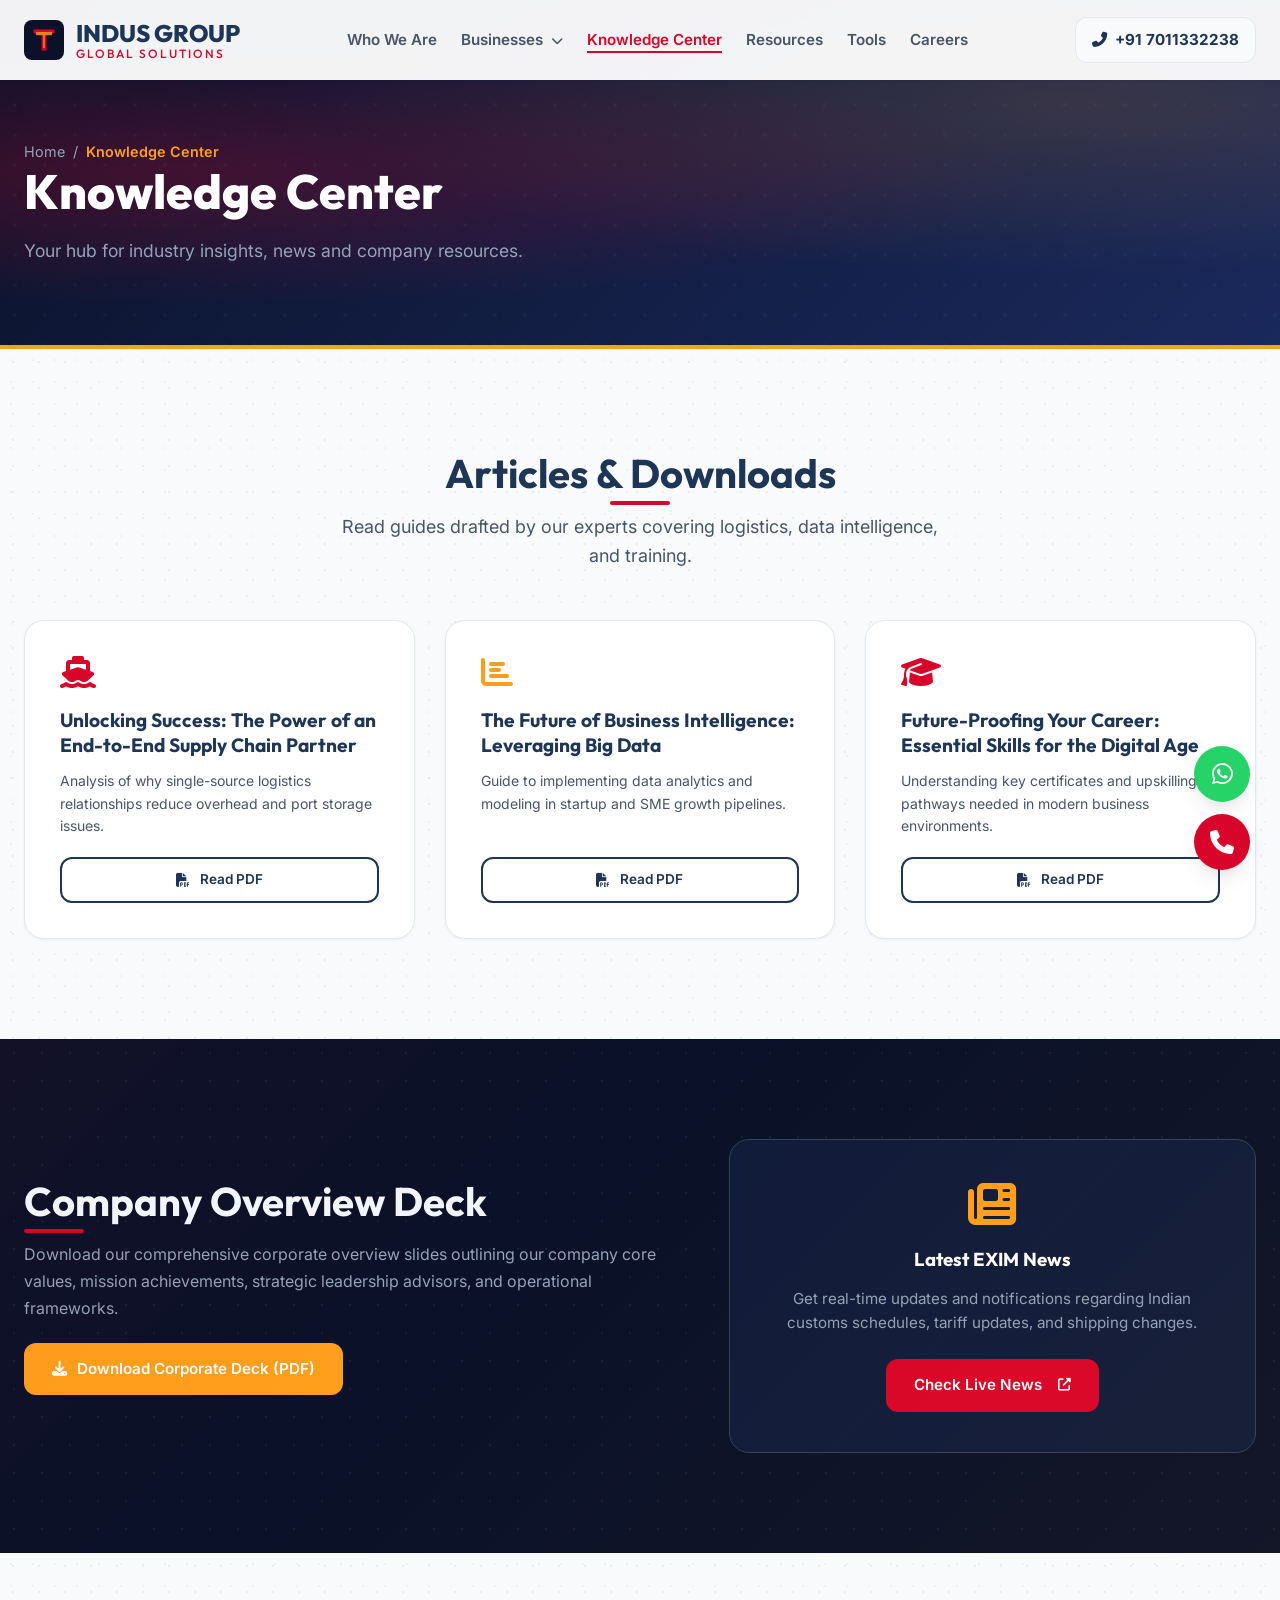
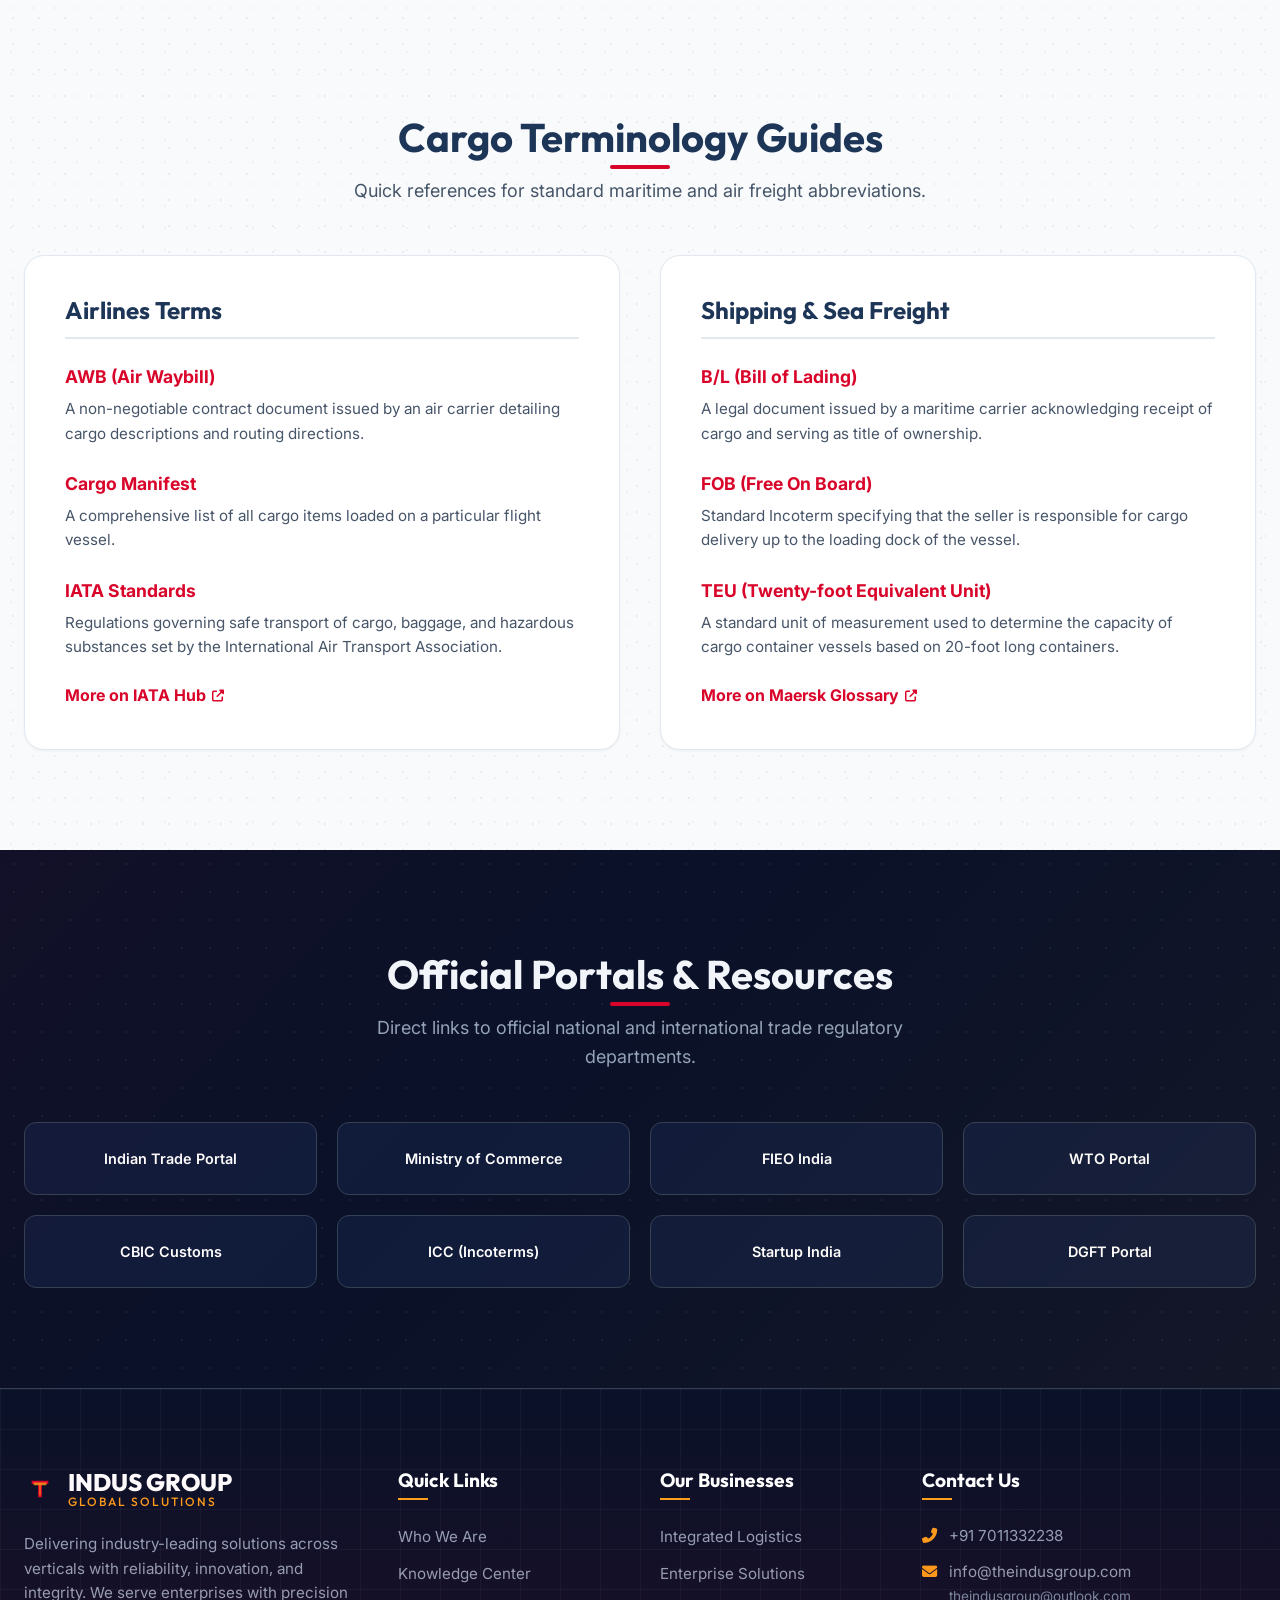
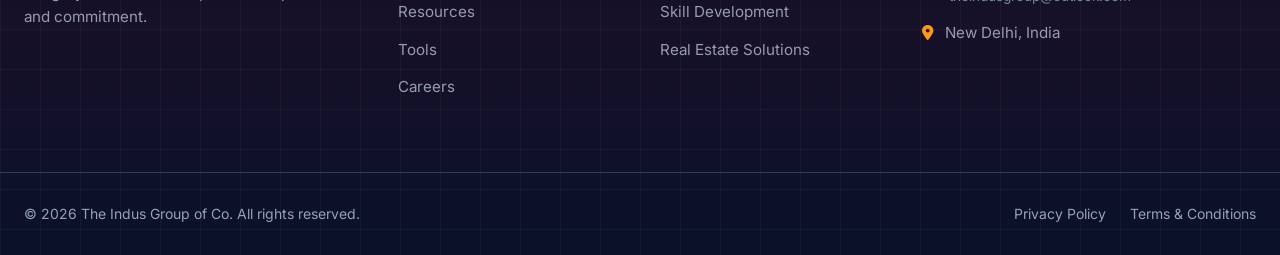
<file: kc.html>
<!DOCTYPE html>
<html lang="en">
<head>
  <meta charset="UTF-8">
  <meta name="viewport" content="width=device-width, initial-scale=1.0">
  <title>Knowledge Center - The Indus Group</title>
  <meta name="description" content="Read industry insights, download shipping resource files, lookup aviation/maritime terms, and check official international trade portal links.">
  
  <!-- CSS Stylesheets -->
  <link rel="stylesheet" href="css/styles.css">
  
  <!-- FontAwesome for Icons -->
  <link rel="stylesheet" href="https://cdnjs.cloudflare.com/ajax/libs/font-awesome/6.4.0/css/all.min.css">
</head>
<body>

  <!-- Floating Call & WhatsApp Buttons -->
  <div class="floating-actions">
    <a href="https://wa.me/917011332238" target="_blank" class="float-btn float-whatsapp" aria-label="Chat on WhatsApp">
      <i class="fab fa-whatsapp"></i>
    </a>
    <a href="tel:+917011332238" class="float-btn float-call" aria-label="Call Us Now">
      <i class="fas fa-phone"></i>
    </a>
  </div>

  <!-- Header -->
  <header>
    <div class="container header-container">
      <a href="index.html" class="logo">
        <svg width="40" height="40" viewBox="0 0 500 500" fill="none" xmlns="http://www.w3.org/2000/svg">
          <rect width="500" height="500" rx="100" fill="#0A1128"/>
          <path d="M120 120H380V170H280V380H220V170H120V120Z" fill="#D90429"/>
          <path d="M150 150H350V190H260V350H240V190H150V150Z" fill="#FF9F1C" opacity="0.8"/>
        </svg>
        <div class="logo-text">
          INDUS GROUP
          <span>GLOBAL SOLUTIONS</span>
        </div>
      </a>

      <nav>
        <ul class="nav-menu">
          <li class="nav-item"><a href="about.html" class="nav-link">Who We Are</a></li>
          <li class="nav-item dropdown">
            <a href="#" class="nav-link dropdown-toggle">Businesses <i class="fas fa-chevron-down" style="font-size:0.75rem; margin-left:4px;"></i></a>
            <ul class="dropdown-menu">
              <li class="dropdown-item"><a href="logistics.html">Integrated Logistics Solutions</a></li>
              <li class="dropdown-item"><a href="enterprises.html">Enterprise Solutions</a></li>
              <li class="dropdown-item"><a href="skills.html">Skill Development Solutions</a></li>
              <li class="dropdown-item"><a href="realestate.html">Real Estate Solutions</a></li>
            </ul>
          </li>
          <li class="nav-item"><a href="kc.html" class="nav-link active">Knowledge Center</a></li>
          <li class="nav-item"><a href="resourses.html" class="nav-link">Resources</a></li>
          <li class="nav-item"><a href="tools.html" class="nav-link">Tools</a></li>
          <li class="nav-item"><a href="career.html" class="nav-link">Careers</a></li>
        </ul>
      </nav>

      <div class="header-cta">
        <a href="tel:+917011332238" class="btn-phone">
          <i class="fas fa-phone-alt"></i> +91 7011332238
        </a>
        <button class="mobile-nav-toggle" aria-label="Toggle menu" aria-expanded="false">
          <i class="fas fa-bars"></i>
        </button>
      </div>
    </div>
  </header>

  <!-- Inner Hero -->
  <section class="inner-hero">
    <div class="container inner-hero-container">
      <ul class="breadcrumbs">
        <li><a href="index.html">Home</a></li>
        <li>Knowledge Center</li>
      </ul>
      <h1>Knowledge Center</h1>
      <p style="color: var(--text-light-muted); max-width: 600px; font-size:1.1rem;">Your hub for industry insights, news and company resources.</p>
    </div>
  </section>

  <!-- Resource Articles -->
  <section class="section-padding">
    <div class="container">
      <div class="text-center">
        <h2 class="section-title center">Articles & Downloads</h2>
        <p class="section-subtitle">Read guides drafted by our experts covering logistics, data intelligence, and training.</p>
      </div>

      <div style="display: grid; grid-template-columns: repeat(3, 1fr); gap: 30px; margin-top: 40px;">
        <!-- Card 1 -->
        <div style="background:white; padding:35px; border-radius:var(--radius-lg); box-shadow:var(--shadow-sm); border:1px solid var(--border-light); display:flex; flex-direction:column; justify-content:space-between;">
          <div>
            <i class="fas fa-ship" style="font-size:2rem; color:var(--primary-red); margin-bottom:20px;"></i>
            <h3 style="color:var(--secondary-blue); font-size:1.2rem; margin-bottom:12px; line-height:1.3;">Unlocking Success: The Power of an End-to-End Supply Chain Partner</h3>
            <p style="font-size:0.875rem; color:var(--text-dark-muted); line-height:1.6; margin-bottom:20px;">Analysis of why single-source logistics relationships reduce overhead and port storage issues.</p>
          </div>
          <a href="Blog%201%20LSCM.pdf" target="_blank" class="btn btn-outline" style="padding:10px 20px; font-size:0.85rem;"><i class="fas fa-file-pdf"></i> Read PDF</a>
        </div>

        <!-- Card 2 -->
        <div style="background:white; padding:35px; border-radius:var(--radius-lg); box-shadow:var(--shadow-sm); border:1px solid var(--border-light); display:flex; flex-direction:column; justify-content:space-between;">
          <div>
            <i class="fas fa-chart-bar" style="font-size:2rem; color:var(--accent-orange); margin-bottom:20px;"></i>
            <h3 style="color:var(--secondary-blue); font-size:1.2rem; margin-bottom:12px; line-height:1.3;">The Future of Business Intelligence: Leveraging Big Data</h3>
            <p style="font-size:0.875rem; color:var(--text-dark-muted); line-height:1.6; margin-bottom:20px;">Guide to implementing data analytics and modeling in startup and SME growth pipelines.</p>
          </div>
          <a href="Blog%203%20TheIndusGroup.pdf" target="_blank" class="btn btn-outline" style="padding:10px 20px; font-size:0.85rem;"><i class="fas fa-file-pdf"></i> Read PDF</a>
        </div>

        <!-- Card 3 -->
        <div style="background:white; padding:35px; border-radius:var(--radius-lg); box-shadow:var(--shadow-sm); border:1px solid var(--border-light); display:flex; flex-direction:column; justify-content:space-between;">
          <div>
            <i class="fas fa-graduation-cap" style="font-size:2rem; color:var(--primary-red); margin-bottom:20px;"></i>
            <h3 style="color:var(--secondary-blue); font-size:1.2rem; margin-bottom:12px; line-height:1.3;">Future-Proofing Your Career: Essential Skills for the Digital Age</h3>
            <p style="font-size:0.875rem; color:var(--text-dark-muted); line-height:1.6; margin-bottom:20px;">Understanding key certificates and upskilling pathways needed in modern business environments.</p>
          </div>
          <a href="Blog%204%20-%20MSA.pdf" target="_blank" class="btn btn-outline" style="padding:10px 20px; font-size:0.85rem;"><i class="fas fa-file-pdf"></i> Read PDF</a>
        </div>
      </div>
    </div>
  </section>

  <!-- Corporate Deck & Exim News -->
  <section class="section-padding bg-dark-section">
    <div class="container home-about-grid">
      <div>
        <h2 class="section-title">Company Overview Deck</h2>
        <p style="margin-bottom: 20px; color: var(--text-light-muted); line-height: 1.7;">
          Download our comprehensive corporate overview slides outlining our company core values, mission achievements, strategic leadership advisors, and operational frameworks.
        </p>
        <a href="Corporate%20Deck%20-%20Indus%20Group.pdf" target="_blank" class="btn btn-secondary" style="margin-bottom: 20px;"><i class="fas fa-download"></i> Download Corporate Deck (PDF)</a>
      </div>

      <div style="background: var(--dark-bg-alt); padding: 40px; border-radius: var(--radius-lg); border: 1px solid var(--border-dark); text-align: center;">
        <i class="fas fa-newspaper" style="font-size:3rem; color:var(--accent-orange); margin-bottom:20px;"></i>
        <h3 style="color:white; margin-bottom:16px;">Latest EXIM News</h3>
        <p style="color:var(--text-light-muted); font-size:0.95rem; margin-bottom:24px;">Get real-time updates and notifications regarding Indian customs schedules, tariff updates, and shipping changes.</p>
        <a href="https://eximin.net/eximnews" target="_blank" class="btn btn-primary">Check Live News <i class="fas fa-external-link-alt" style="font-size:0.8rem; margin-left:6px;"></i></a>
      </div>
    </div>
  </section>

  <!-- Terminology Accordions -->
  <section class="section-padding">
    <div class="container glossary-section">
      <div class="text-center">
        <h2 class="section-title center">Cargo Terminology Guides</h2>
        <p class="section-subtitle">Quick references for standard maritime and air freight abbreviations.</p>
      </div>

      <div class="glossary-grid">
        <!-- Air Cargo terms -->
        <div class="glossary-card">
          <h3>Airlines Terms</h3>
          <ul class="glossary-list">
            <li class="glossary-item">
              <div class="glossary-term">AWB (Air Waybill)</div>
              <div class="glossary-desc">A non-negotiable contract document issued by an air carrier detailing cargo descriptions and routing directions.</div>
            </li>
            <li class="glossary-item">
              <div class="glossary-term">Cargo Manifest</div>
              <div class="glossary-desc">A comprehensive list of all cargo items loaded on a particular flight vessel.</div>
            </li>
            <li class="glossary-item">
              <div class="glossary-term">IATA Standards</div>
              <div class="glossary-desc">Regulations governing safe transport of cargo, baggage, and hazardous substances set by the International Air Transport Association.</div>
            </li>
          </ul>
          <a href="https://www.iata.org/en/publications/newsletters/iata-knowledge-hub/air-cargo-tariffs-and-rules-what-you-need-to-know/" target="_blank" class="course-link">More on IATA Hub <i class="fas fa-external-link-alt" style="font-size:0.75rem;"></i></a>
        </div>

        <!-- Maritime terms -->
        <div class="glossary-card">
          <h3>Shipping & Sea Freight</h3>
          <ul class="glossary-list">
            <li class="glossary-item">
              <div class="glossary-term">B/L (Bill of Lading)</div>
              <div class="glossary-desc">A legal document issued by a maritime carrier acknowledging receipt of cargo and serving as title of ownership.</div>
            </li>
            <li class="glossary-item">
              <div class="glossary-term">FOB (Free On Board)</div>
              <div class="glossary-desc">Standard Incoterm specifying that the seller is responsible for cargo delivery up to the loading dock of the vessel.</div>
            </li>
            <li class="glossary-item">
              <div class="glossary-term">TEU (Twenty-foot Equivalent Unit)</div>
              <div class="glossary-desc">A standard unit of measurement used to determine the capacity of cargo container vessels based on 20-foot long containers.</div>
            </li>
          </ul>
          <a href="https://www.maersk.com/support/glossaries/shipping-terms" target="_blank" class="course-link">More on Maersk Glossary <i class="fas fa-external-link-alt" style="font-size:0.75rem;"></i></a>
        </div>
      </div>
    </div>
  </section>

  <!-- External Trade Directories Grid -->
  <section class="section-padding bg-dark-section">
    <div class="container text-center">
      <h2 class="section-title center">Official Portals & Resources</h2>
      <p class="section-subtitle">Direct links to official national and international trade regulatory departments.</p>

      <div style="display: grid; grid-template-columns: repeat(4, 1fr); gap: 20px; margin-top: 40px;">
        <a href="https://www.indiantradeportal.in/" target="_blank" style="background:var(--dark-bg-alt); padding:24px; border-radius:var(--radius-md); border:1px solid var(--border-dark); color:white; font-weight:600; font-size:0.9rem;">
          Indian Trade Portal
        </a>
        <a href="https://www.commerce.gov.in/" target="_blank" style="background:var(--dark-bg-alt); padding:24px; border-radius:var(--radius-md); border:1px solid var(--border-dark); color:white; font-weight:600; font-size:0.9rem;">
          Ministry of Commerce
        </a>
        <a href="https://fieo.org/" target="_blank" style="background:var(--dark-bg-alt); padding:24px; border-radius:var(--radius-md); border:1px solid var(--border-dark); color:white; font-weight:600; font-size:0.9rem;">
          FIEO India
        </a>
        <a href="https://www.wto.org/" target="_blank" style="background:var(--dark-bg-alt); padding:24px; border-radius:var(--radius-md); border:1px solid var(--border-dark); color:white; font-weight:600; font-size:0.9rem;">
          WTO Portal
        </a>
        <a href="https://www.cbic.gov.in/" target="_blank" style="background:var(--dark-bg-alt); padding:24px; border-radius:var(--radius-md); border:1px solid var(--border-dark); color:white; font-weight:600; font-size:0.9rem;">
          CBIC Customs
        </a>
        <a href="https://iccwbo.org/" target="_blank" style="background:var(--dark-bg-alt); padding:24px; border-radius:var(--radius-md); border:1px solid var(--border-dark); color:white; font-weight:600; font-size:0.9rem;">
          ICC (Incoterms)
        </a>
        <a href="https://www.startupindia.gov.in/" target="_blank" style="background:var(--dark-bg-alt); padding:24px; border-radius:var(--radius-md); border:1px solid var(--border-dark); color:white; font-weight:600; font-size:0.9rem;">
          Startup India
        </a>
        <a href="https://www.dgft.gov.in/" target="_blank" style="background:var(--dark-bg-alt); padding:24px; border-radius:var(--radius-md); border:1px solid var(--border-dark); color:white; font-weight:600; font-size:0.9rem;">
          DGFT Portal
        </a>
      </div>
    </div>
  </section>

  <!-- Footer -->
  <footer>
    <div class="container footer-grid">
      <div class="footer-about">
        <a href="index.html" class="logo footer-logo">
          <svg width="32" height="32" viewBox="0 0 500 500" fill="none" xmlns="http://www.w3.org/2000/svg">
            <rect width="500" height="500" rx="100" fill="#0A1128"/>
            <path d="M120 120H380V170H280V380H220V170H120V120Z" fill="#D90429"/>
            <path d="M150 150H350V190H260V350H240V190H150V150Z" fill="#FF9F1C" opacity="0.8"/>
          </svg>
          <div class="logo-text">
            INDUS GROUP
            <span>GLOBAL SOLUTIONS</span>
          </div>
        </a>
        <p>Delivering industry-leading solutions across verticals with reliability, innovation, and integrity. We serve enterprises with precision and commitment.</p>
      </div>
      
      <div>
        <h4 class="footer-title">Quick Links</h4>
        <ul class="footer-links">
          <li><a href="about.html">Who We Are</a></li>
          <li><a href="kc.html">Knowledge Center</a></li>
          <li><a href="resourses.html">Resources</a></li>
          <li><a href="tools.html">Tools</a></li>
          <li><a href="career.html">Careers</a></li>
        </ul>
      </div>

      <div>
        <h4 class="footer-title">Our Businesses</h4>
        <ul class="footer-links">
          <li><a href="logistics.html">Integrated Logistics</a></li>
          <li><a href="enterprises.html">Enterprise Solutions</a></li>
          <li><a href="skills.html">Skill Development</a></li>
          <li><a href="realestate.html">Real Estate Solutions</a></li>
        </ul>
      </div>

      <div>
        <h4 class="footer-title">Contact Us</h4>
        <ul class="footer-links">
          <li class="footer-contact-item">
            <i class="fas fa-phone-alt"></i>
            <div>
              <a href="tel:+917011332238">+91 7011332238</a>
            </div>
          </li>
          <li class="footer-contact-item">
            <i class="fas fa-envelope"></i>
            <div>
              <a href="mailto:info@theindusgroup.com">info@theindusgroup.com</a><br>
              <a href="mailto:theindusgroup@outlook.com" style="font-size:0.85rem; opacity:0.8;">theindusgroup@outlook.com</a>
            </div>
          </li>
          <li class="footer-contact-item">
            <i class="fas fa-map-marker-alt"></i>
            <div>
              <span>New Delhi, India</span>
            </div>
          </li>
        </ul>
      </div>
    </div>
    
    <div class="container footer-bottom">
      <div>
        &copy; 2026 The Indus Group of Co. All rights reserved.
      </div>
      <div class="footer-legal-links">
        <a href="privacy.html">Privacy Policy</a>
        <a href="t&c.html">Terms & Conditions</a>
      </div>
    </div>
  </footer>

  <!-- Scripts -->
  <script src="js/main.js"></script>
</body>
</html>
</file>
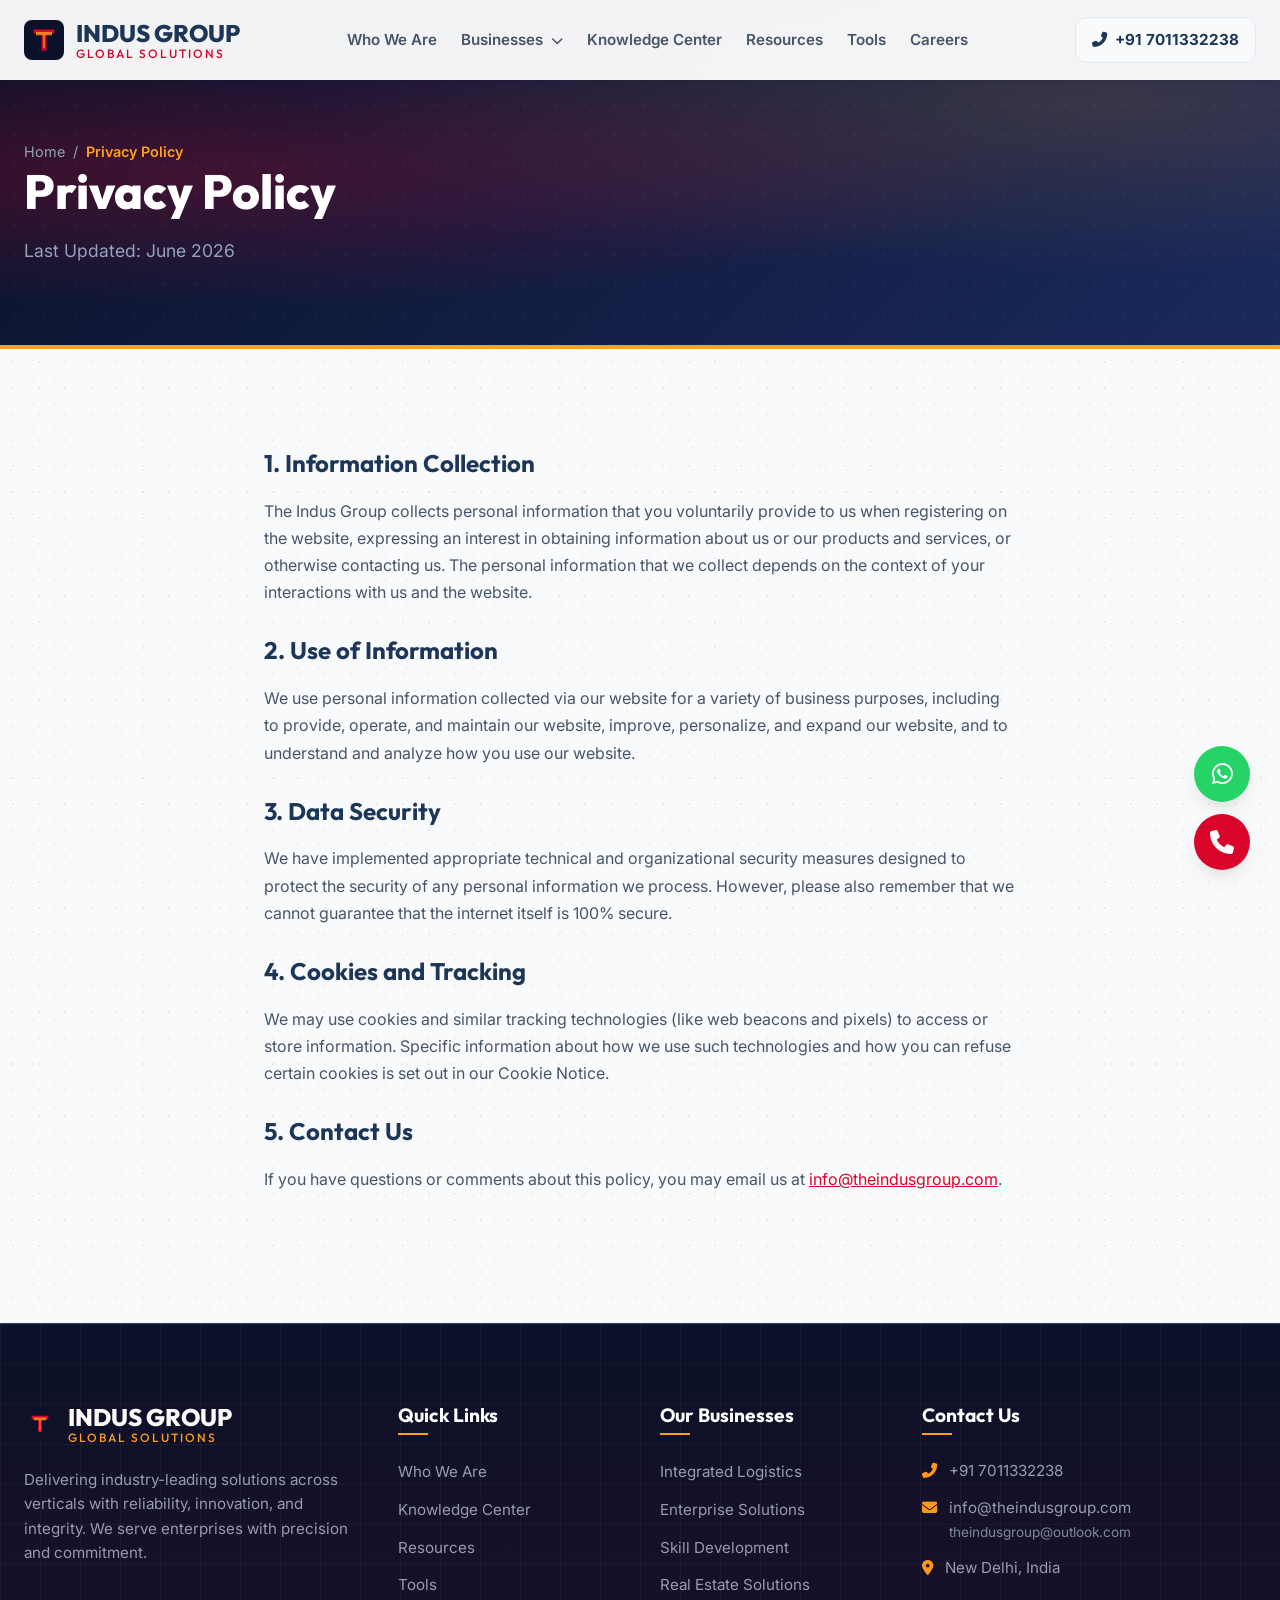
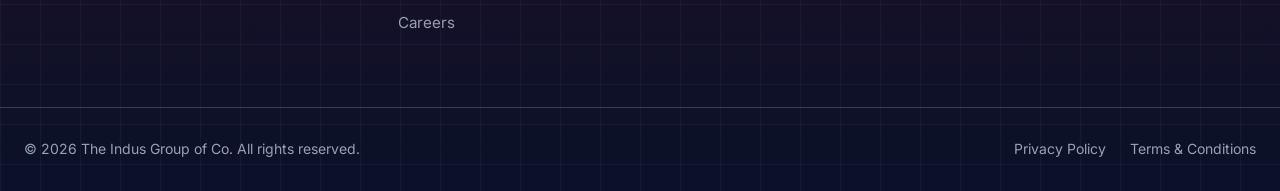
<file: privacy.html>
<!DOCTYPE html>
<html lang="en">
<head>
  <meta charset="UTF-8">
  <meta name="viewport" content="width=device-width, initial-scale=1.0">
  <title>Privacy Policy - The Indus Group</title>
  <meta name="description" content="Read The Indus Group's Privacy Policy regarding information collection, security, and usage.">
  
  <!-- CSS Stylesheets -->
  <link rel="stylesheet" href="css/styles.css">
  
  <!-- FontAwesome for Icons -->
  <link rel="stylesheet" href="https://cdnjs.cloudflare.com/ajax/libs/font-awesome/6.4.0/css/all.min.css">
</head>
<body>

  <!-- Floating Call & WhatsApp Buttons -->
  <div class="floating-actions">
    <a href="https://wa.me/917011332238" target="_blank" class="float-btn float-whatsapp" aria-label="Chat on WhatsApp">
      <i class="fab fa-whatsapp"></i>
    </a>
    <a href="tel:+917011332238" class="float-btn float-call" aria-label="Call Us Now">
      <i class="fas fa-phone"></i>
    </a>
  </div>

  <!-- Header -->
  <header>
    <div class="container header-container">
      <a href="index.html" class="logo">
        <svg width="40" height="40" viewBox="0 0 500 500" fill="none" xmlns="http://www.w3.org/2000/svg">
          <rect width="500" height="500" rx="100" fill="#0A1128"/>
          <path d="M120 120H380V170H280V380H220V170H120V120Z" fill="#D90429"/>
          <path d="M150 150H350V190H260V350H240V190H150V150Z" fill="#FF9F1C" opacity="0.8"/>
        </svg>
        <div class="logo-text">
          INDUS GROUP
          <span>GLOBAL SOLUTIONS</span>
        </div>
      </a>

      <nav>
        <ul class="nav-menu">
          <li class="nav-item"><a href="about.html" class="nav-link">Who We Are</a></li>
          <li class="nav-item dropdown">
            <a href="#" class="nav-link dropdown-toggle">Businesses <i class="fas fa-chevron-down" style="font-size:0.75rem; margin-left:4px;"></i></a>
            <ul class="dropdown-menu">
              <li class="dropdown-item"><a href="logistics.html">Integrated Logistics Solutions</a></li>
              <li class="dropdown-item"><a href="enterprises.html">Enterprise Solutions</a></li>
              <li class="dropdown-item"><a href="skills.html">Skill Development Solutions</a></li>
              <li class="dropdown-item"><a href="realestate.html">Real Estate Solutions</a></li>
            </ul>
          </li>
          <li class="nav-item"><a href="kc.html" class="nav-link">Knowledge Center</a></li>
          <li class="nav-item"><a href="resourses.html" class="nav-link">Resources</a></li>
          <li class="nav-item"><a href="tools.html" class="nav-link">Tools</a></li>
          <li class="nav-item"><a href="career.html" class="nav-link">Careers</a></li>
        </ul>
      </nav>

      <div class="header-cta">
        <a href="tel:+917011332238" class="btn-phone">
          <i class="fas fa-phone-alt"></i> +91 7011332238
        </a>
        <button class="mobile-nav-toggle" aria-label="Toggle menu" aria-expanded="false">
          <i class="fas fa-bars"></i>
        </button>
      </div>
    </div>
  </header>

  <!-- Inner Hero -->
  <section class="inner-hero">
    <div class="container inner-hero-container">
      <ul class="breadcrumbs">
        <li><a href="index.html">Home</a></li>
        <li>Privacy Policy</li>
      </ul>
      <h1>Privacy Policy</h1>
      <p style="color: var(--text-light-muted); max-width: 600px; font-size:1.1rem;">Last Updated: June 2026</p>
    </div>
  </section>

  <!-- Content Section -->
  <section class="section-padding">
    <div class="container" style="max-width: 800px;">
      <h2 style="color: var(--secondary-blue); margin-bottom: 20px;">1. Information Collection</h2>
      <p style="color: var(--text-dark-muted); line-height: 1.7; margin-bottom: 30px;">
        The Indus Group collects personal information that you voluntarily provide to us when registering on the website, expressing an interest in obtaining information about us or our products and services, or otherwise contacting us. The personal information that we collect depends on the context of your interactions with us and the website.
      </p>

      <h2 style="color: var(--secondary-blue); margin-bottom: 20px;">2. Use of Information</h2>
      <p style="color: var(--text-dark-muted); line-height: 1.7; margin-bottom: 30px;">
        We use personal information collected via our website for a variety of business purposes, including to provide, operate, and maintain our website, improve, personalize, and expand our website, and to understand and analyze how you use our website.
      </p>

      <h2 style="color: var(--secondary-blue); margin-bottom: 20px;">3. Data Security</h2>
      <p style="color: var(--text-dark-muted); line-height: 1.7; margin-bottom: 30px;">
        We have implemented appropriate technical and organizational security measures designed to protect the security of any personal information we process. However, please also remember that we cannot guarantee that the internet itself is 100% secure.
      </p>

      <h2 style="color: var(--secondary-blue); margin-bottom: 20px;">4. Cookies and Tracking</h2>
      <p style="color: var(--text-dark-muted); line-height: 1.7; margin-bottom: 30px;">
        We may use cookies and similar tracking technologies (like web beacons and pixels) to access or store information. Specific information about how we use such technologies and how you can refuse certain cookies is set out in our Cookie Notice.
      </p>

      <h2 style="color: var(--secondary-blue); margin-bottom: 20px;">5. Contact Us</h2>
      <p style="color: var(--text-dark-muted); line-height: 1.7; margin-bottom: 30px;">
        If you have questions or comments about this policy, you may email us at <a href="mailto:info@theindusgroup.com" style="color: var(--primary-red); text-decoration: underline;">info@theindusgroup.com</a>.
      </p>
    </div>
  </section>

  <!-- Footer -->
  <footer>
    <div class="container footer-grid">
      <div class="footer-about">
        <a href="index.html" class="logo footer-logo">
          <svg width="32" height="32" viewBox="0 0 500 500" fill="none" xmlns="http://www.w3.org/2000/svg">
            <rect width="500" height="500" rx="100" fill="#0A1128"/>
            <path d="M120 120H380V170H280V380H220V170H120V120Z" fill="#D90429"/>
            <path d="M150 150H350V190H260V350H240V190H150V150Z" fill="#FF9F1C" opacity="0.8"/>
          </svg>
          <div class="logo-text">
            INDUS GROUP
            <span>GLOBAL SOLUTIONS</span>
          </div>
        </a>
        <p>Delivering industry-leading solutions across verticals with reliability, innovation, and integrity. We serve enterprises with precision and commitment.</p>
      </div>
      
      <div>
        <h4 class="footer-title">Quick Links</h4>
        <ul class="footer-links">
          <li><a href="about.html">Who We Are</a></li>
          <li><a href="kc.html">Knowledge Center</a></li>
          <li><a href="resourses.html">Resources</a></li>
          <li><a href="tools.html">Tools</a></li>
          <li><a href="career.html">Careers</a></li>
        </ul>
      </div>

      <div>
        <h4 class="footer-title">Our Businesses</h4>
        <ul class="footer-links">
          <li><a href="logistics.html">Integrated Logistics</a></li>
          <li><a href="enterprises.html">Enterprise Solutions</a></li>
          <li><a href="skills.html">Skill Development</a></li>
          <li><a href="realestate.html">Real Estate Solutions</a></li>
        </ul>
      </div>

      <div>
        <h4 class="footer-title">Contact Us</h4>
        <ul class="footer-links">
          <li class="footer-contact-item">
            <i class="fas fa-phone-alt"></i>
            <div>
              <a href="tel:+917011332238">+91 7011332238</a>
            </div>
          </li>
          <li class="footer-contact-item">
            <i class="fas fa-envelope"></i>
            <div>
              <a href="mailto:info@theindusgroup.com">info@theindusgroup.com</a><br>
              <a href="mailto:theindusgroup@outlook.com" style="font-size:0.85rem; opacity:0.8;">theindusgroup@outlook.com</a>
            </div>
          </li>
          <li class="footer-contact-item">
            <i class="fas fa-map-marker-alt"></i>
            <div>
              <span>New Delhi, India</span>
            </div>
          </li>
        </ul>
      </div>
    </div>
    
    <div class="container footer-bottom">
      <div>
        &copy; 2026 The Indus Group of Co. All rights reserved.
      </div>
      <div class="footer-legal-links">
        <a href="privacy.html">Privacy Policy</a>
        <a href="t&c.html">Terms & Conditions</a>
      </div>
    </div>
  </footer>

  <!-- Scripts -->
  <script src="js/main.js"></script>
</body>
</html>
</file>
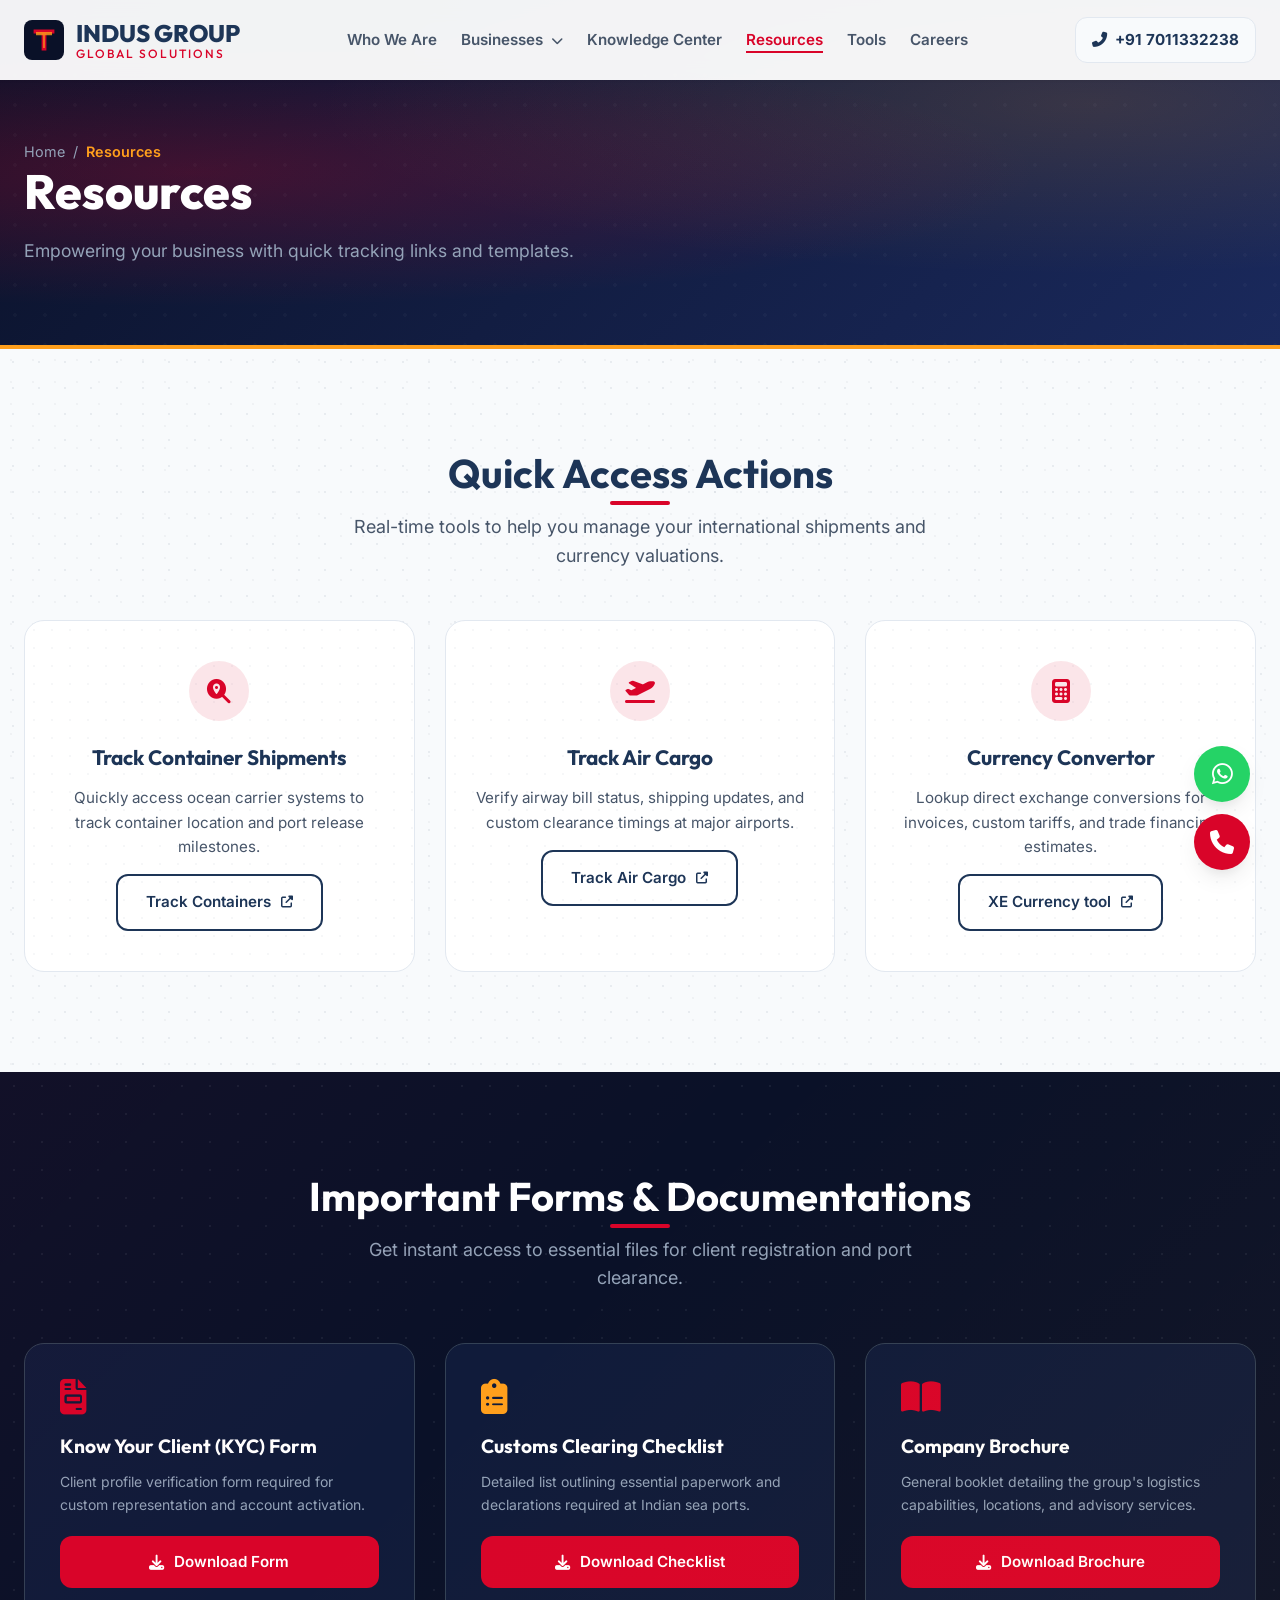
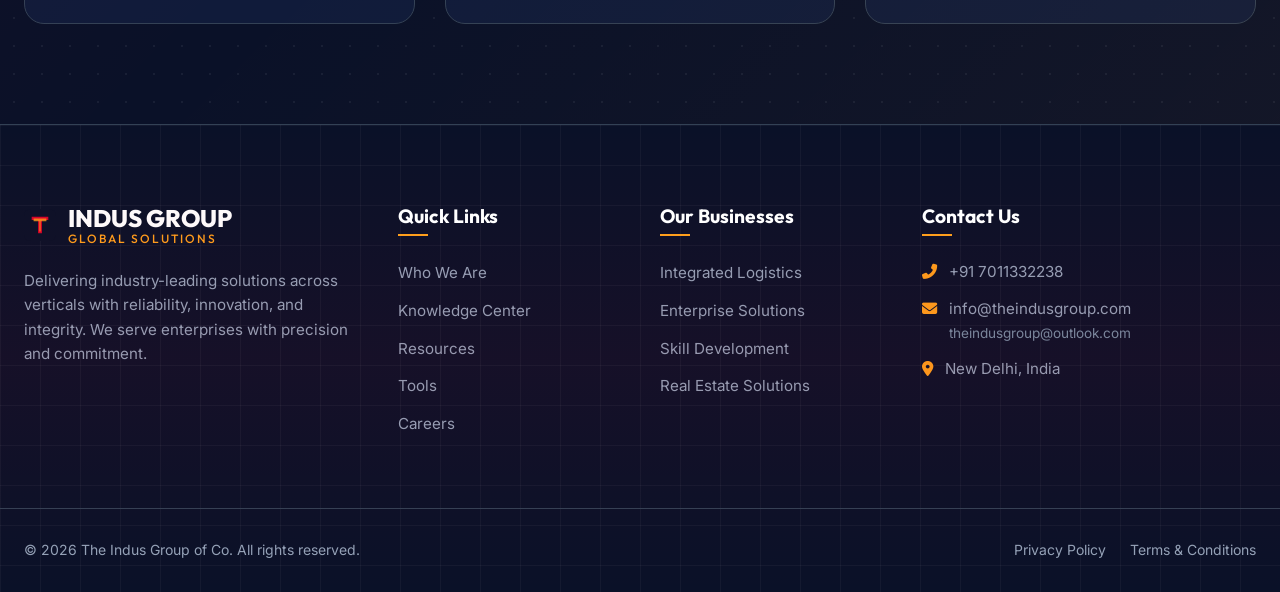
<file: resourses.html>
<!DOCTYPE html>
<html lang="en">
<head>
  <meta charset="UTF-8">
  <meta name="viewport" content="width=device-width, initial-scale=1.0">
  <title>Resources - The Indus Group</title>
  <meta name="description" content="Access downloadable forms, KYC checklists, company brochures, currency converters, and logistics container/cargo tracking tools.">
  
  <!-- CSS Stylesheets -->
  <link rel="stylesheet" href="css/styles.css">
  
  <!-- FontAwesome for Icons -->
  <link rel="stylesheet" href="https://cdnjs.cloudflare.com/ajax/libs/font-awesome/6.4.0/css/all.min.css">
</head>
<body>

  <!-- Floating Call & WhatsApp Buttons -->
  <div class="floating-actions">
    <a href="https://wa.me/917011332238" target="_blank" class="float-btn float-whatsapp" aria-label="Chat on WhatsApp">
      <i class="fab fa-whatsapp"></i>
    </a>
    <a href="tel:+917011332238" class="float-btn float-call" aria-label="Call Us Now">
      <i class="fas fa-phone"></i>
    </a>
  </div>

  <!-- Header -->
  <header>
    <div class="container header-container">
      <a href="index.html" class="logo">
        <svg width="40" height="40" viewBox="0 0 500 500" fill="none" xmlns="http://www.w3.org/2000/svg">
          <rect width="500" height="500" rx="100" fill="#0A1128"/>
          <path d="M120 120H380V170H280V380H220V170H120V120Z" fill="#D90429"/>
          <path d="M150 150H350V190H260V350H240V190H150V150Z" fill="#FF9F1C" opacity="0.8"/>
        </svg>
        <div class="logo-text">
          INDUS GROUP
          <span>GLOBAL SOLUTIONS</span>
        </div>
      </a>

      <nav>
        <ul class="nav-menu">
          <li class="nav-item"><a href="about.html" class="nav-link">Who We Are</a></li>
          <li class="nav-item dropdown">
            <a href="#" class="nav-link dropdown-toggle">Businesses <i class="fas fa-chevron-down" style="font-size:0.75rem; margin-left:4px;"></i></a>
            <ul class="dropdown-menu">
              <li class="dropdown-item"><a href="logistics.html">Integrated Logistics Solutions</a></li>
              <li class="dropdown-item"><a href="enterprises.html">Enterprise Solutions</a></li>
              <li class="dropdown-item"><a href="skills.html">Skill Development Solutions</a></li>
              <li class="dropdown-item"><a href="realestate.html">Real Estate Solutions</a></li>
            </ul>
          </li>
          <li class="nav-item"><a href="kc.html" class="nav-link">Knowledge Center</a></li>
          <li class="nav-item"><a href="resourses.html" class="nav-link active">Resources</a></li>
          <li class="nav-item"><a href="tools.html" class="nav-link">Tools</a></li>
          <li class="nav-item"><a href="career.html" class="nav-link">Careers</a></li>
        </ul>
      </nav>

      <div class="header-cta">
        <a href="tel:+917011332238" class="btn-phone">
          <i class="fas fa-phone-alt"></i> +91 7011332238
        </a>
        <button class="mobile-nav-toggle" aria-label="Toggle menu" aria-expanded="false">
          <i class="fas fa-bars"></i>
        </button>
      </div>
    </div>
  </header>

  <!-- Inner Hero -->
  <section class="inner-hero">
    <div class="container inner-hero-container">
      <ul class="breadcrumbs">
        <li><a href="index.html">Home</a></li>
        <li>Resources</li>
      </ul>
      <h1>Resources</h1>
      <p style="color: var(--text-light-muted); max-width: 600px; font-size:1.1rem;">Empowering your business with quick tracking links and templates.</p>
    </div>
  </section>

  <!-- Quick Actions and Tracking Section -->
  <section class="section-padding">
    <div class="container text-center">
      <h2 class="section-title center">Quick Access Actions</h2>
      <p class="section-subtitle">Real-time tools to help you manage your international shipments and currency valuations.</p>

      <div class="logistics-features" style="margin-top: 40px;">
        <!-- Card 1 -->
        <div class="feature-box">
          <div class="feature-box-icon"><i class="fas fa-search-location"></i></div>
          <h3>Track Container Shipments</h3>
          <p>Quickly access ocean carrier systems to track container location and port release milestones.</p>
          <a href="https://www.searates.com/container/tracking/" target="_blank" class="btn btn-outline" style="margin-top: 15px;">Track Containers <i class="fas fa-external-link-alt" style="font-size:0.75rem;"></i></a>
        </div>

        <!-- Card 2 -->
        <div class="feature-box">
          <div class="feature-box-icon"><i class="fas fa-plane-departure"></i></div>
          <h3>Track Air Cargo</h3>
          <p>Verify airway bill status, shipping updates, and custom clearance timings at major airports.</p>
          <a href="https://www.track-trace.com/aircargo" target="_blank" class="btn btn-outline" style="margin-top: 15px;">Track Air Cargo <i class="fas fa-external-link-alt" style="font-size:0.75rem;"></i></a>
        </div>

        <!-- Card 3 -->
        <div class="feature-box">
          <div class="feature-box-icon"><i class="fas fa-calculator"></i></div>
          <h3>Currency Convertor</h3>
          <p>Lookup direct exchange conversions for invoices, custom tariffs, and trade financing estimates.</p>
          <a href="https://www.xe.com/currencyconverter/" target="_blank" class="btn btn-outline" style="margin-top: 15px;">XE Currency tool <i class="fas fa-external-link-alt" style="font-size:0.75rem;"></i></a>
        </div>
      </div>
    </div>
  </section>

  <!-- Downloadable Forms Section -->
  <section class="section-padding bg-dark-section">
    <div class="container">
      <div class="text-center">
        <h2 class="section-title center" style="color: white;">Important Forms & Documentations</h2>
        <p class="section-subtitle" style="color: var(--text-light-muted);">Get instant access to essential files for client registration and port clearance.</p>
      </div>

      <div style="display: grid; grid-template-columns: repeat(3, 1fr); gap: 30px; margin-top: 40px;">
        <!-- PDF Card 1 -->
        <div style="background:var(--dark-bg-alt); padding:35px; border-radius:var(--radius-lg); border:1px solid var(--border-dark); display:flex; flex-direction:column; justify-content:space-between; color:white;">
          <div>
            <i class="fas fa-file-invoice" style="font-size:2.2rem; color:var(--primary-red); margin-bottom:20px;"></i>
            <h3 style="color:white; font-size:1.2rem; margin-bottom:12px; line-height:1.3;">Know Your Client (KYC) Form</h3>
            <p style="font-size:0.875rem; color:var(--text-light-muted); line-height:1.6; margin-bottom:20px;">Client profile verification form required for custom representation and account activation.</p>
          </div>
          <a href="KYC%20Form.pdf" target="_blank" class="btn btn-primary" style="text-align:center;"><i class="fas fa-download"></i> Download Form</a>
        </div>

        <!-- PDF Card 2 -->
        <div style="background:var(--dark-bg-alt); padding:35px; border-radius:var(--radius-lg); border:1px solid var(--border-dark); display:flex; flex-direction:column; justify-content:space-between; color:white;">
          <div>
            <i class="fas fa-clipboard-list" style="font-size:2.2rem; color:var(--accent-orange); margin-bottom:20px;"></i>
            <h3 style="color:white; font-size:1.2rem; margin-bottom:12px; line-height:1.3;">Customs Clearing Checklist</h3>
            <p style="font-size:0.875rem; color:var(--text-light-muted); line-height:1.6; margin-bottom:20px;">Detailed list outlining essential paperwork and declarations required at Indian sea ports.</p>
          </div>
          <a href="Checklist%20For%20Customs%20Clearing.pdf" target="_blank" class="btn btn-primary" style="text-align:center;"><i class="fas fa-download"></i> Download Checklist</a>
        </div>

        <!-- PDF Card 3 -->
        <div style="background:var(--dark-bg-alt); padding:35px; border-radius:var(--radius-lg); border:1px solid var(--border-dark); display:flex; flex-direction:column; justify-content:space-between; color:white;">
          <div>
            <i class="fas fa-book-open" style="font-size:2.2rem; color:var(--primary-red); margin-bottom:20px;"></i>
            <h3 style="color:white; font-size:1.2rem; margin-bottom:12px; line-height:1.3;">Company Brochure</h3>
            <p style="font-size:0.875rem; color:var(--text-light-muted); line-height:1.6; margin-bottom:20px;">General booklet detailing the group's logistics capabilities, locations, and advisory services.</p>
          </div>
          <a href="Brochure%20-%20Indus%20Group.pdf" target="_blank" class="btn btn-primary" style="text-align:center;"><i class="fas fa-download"></i> Download Brochure</a>
        </div>
      </div>
    </div>
  </section>

  <!-- Footer -->
  <footer>
    <div class="container footer-grid">
      <div class="footer-about">
        <a href="index.html" class="logo footer-logo">
          <svg width="32" height="32" viewBox="0 0 500 500" fill="none" xmlns="http://www.w3.org/2000/svg">
            <rect width="500" height="500" rx="100" fill="#0A1128"/>
            <path d="M120 120H380V170H280V380H220V170H120V120Z" fill="#D90429"/>
            <path d="M150 150H350V190H260V350H240V190H150V150Z" fill="#FF9F1C" opacity="0.8"/>
          </svg>
          <div class="logo-text">
            INDUS GROUP
            <span>GLOBAL SOLUTIONS</span>
          </div>
        </a>
        <p>Delivering industry-leading solutions across verticals with reliability, innovation, and integrity. We serve enterprises with precision and commitment.</p>
      </div>
      
      <div>
        <h4 class="footer-title">Quick Links</h4>
        <ul class="footer-links">
          <li><a href="about.html">Who We Are</a></li>
          <li><a href="kc.html">Knowledge Center</a></li>
          <li><a href="resourses.html">Resources</a></li>
          <li><a href="tools.html">Tools</a></li>
          <li><a href="career.html">Careers</a></li>
        </ul>
      </div>

      <div>
        <h4 class="footer-title">Our Businesses</h4>
        <ul class="footer-links">
          <li><a href="logistics.html">Integrated Logistics</a></li>
          <li><a href="enterprises.html">Enterprise Solutions</a></li>
          <li><a href="skills.html">Skill Development</a></li>
          <li><a href="realestate.html">Real Estate Solutions</a></li>
        </ul>
      </div>

      <div>
        <h4 class="footer-title">Contact Us</h4>
        <ul class="footer-links">
          <li class="footer-contact-item">
            <i class="fas fa-phone-alt"></i>
            <div>
              <a href="tel:+917011332238">+91 7011332238</a>
            </div>
          </li>
          <li class="footer-contact-item">
            <i class="fas fa-envelope"></i>
            <div>
              <a href="mailto:info@theindusgroup.com">info@theindusgroup.com</a><br>
              <a href="mailto:theindusgroup@outlook.com" style="font-size:0.85rem; opacity:0.8;">theindusgroup@outlook.com</a>
            </div>
          </li>
          <li class="footer-contact-item">
            <i class="fas fa-map-marker-alt"></i>
            <div>
              <span>New Delhi, India</span>
            </div>
          </li>
        </ul>
      </div>
    </div>
    
    <div class="container footer-bottom">
      <div>
        &copy; 2026 The Indus Group of Co. All rights reserved.
      </div>
      <div class="footer-legal-links">
        <a href="privacy.html">Privacy Policy</a>
        <a href="t&c.html">Terms & Conditions</a>
      </div>
    </div>
  </footer>

  <!-- Scripts -->
  <script src="js/main.js"></script>
</body>
</html>
</file>
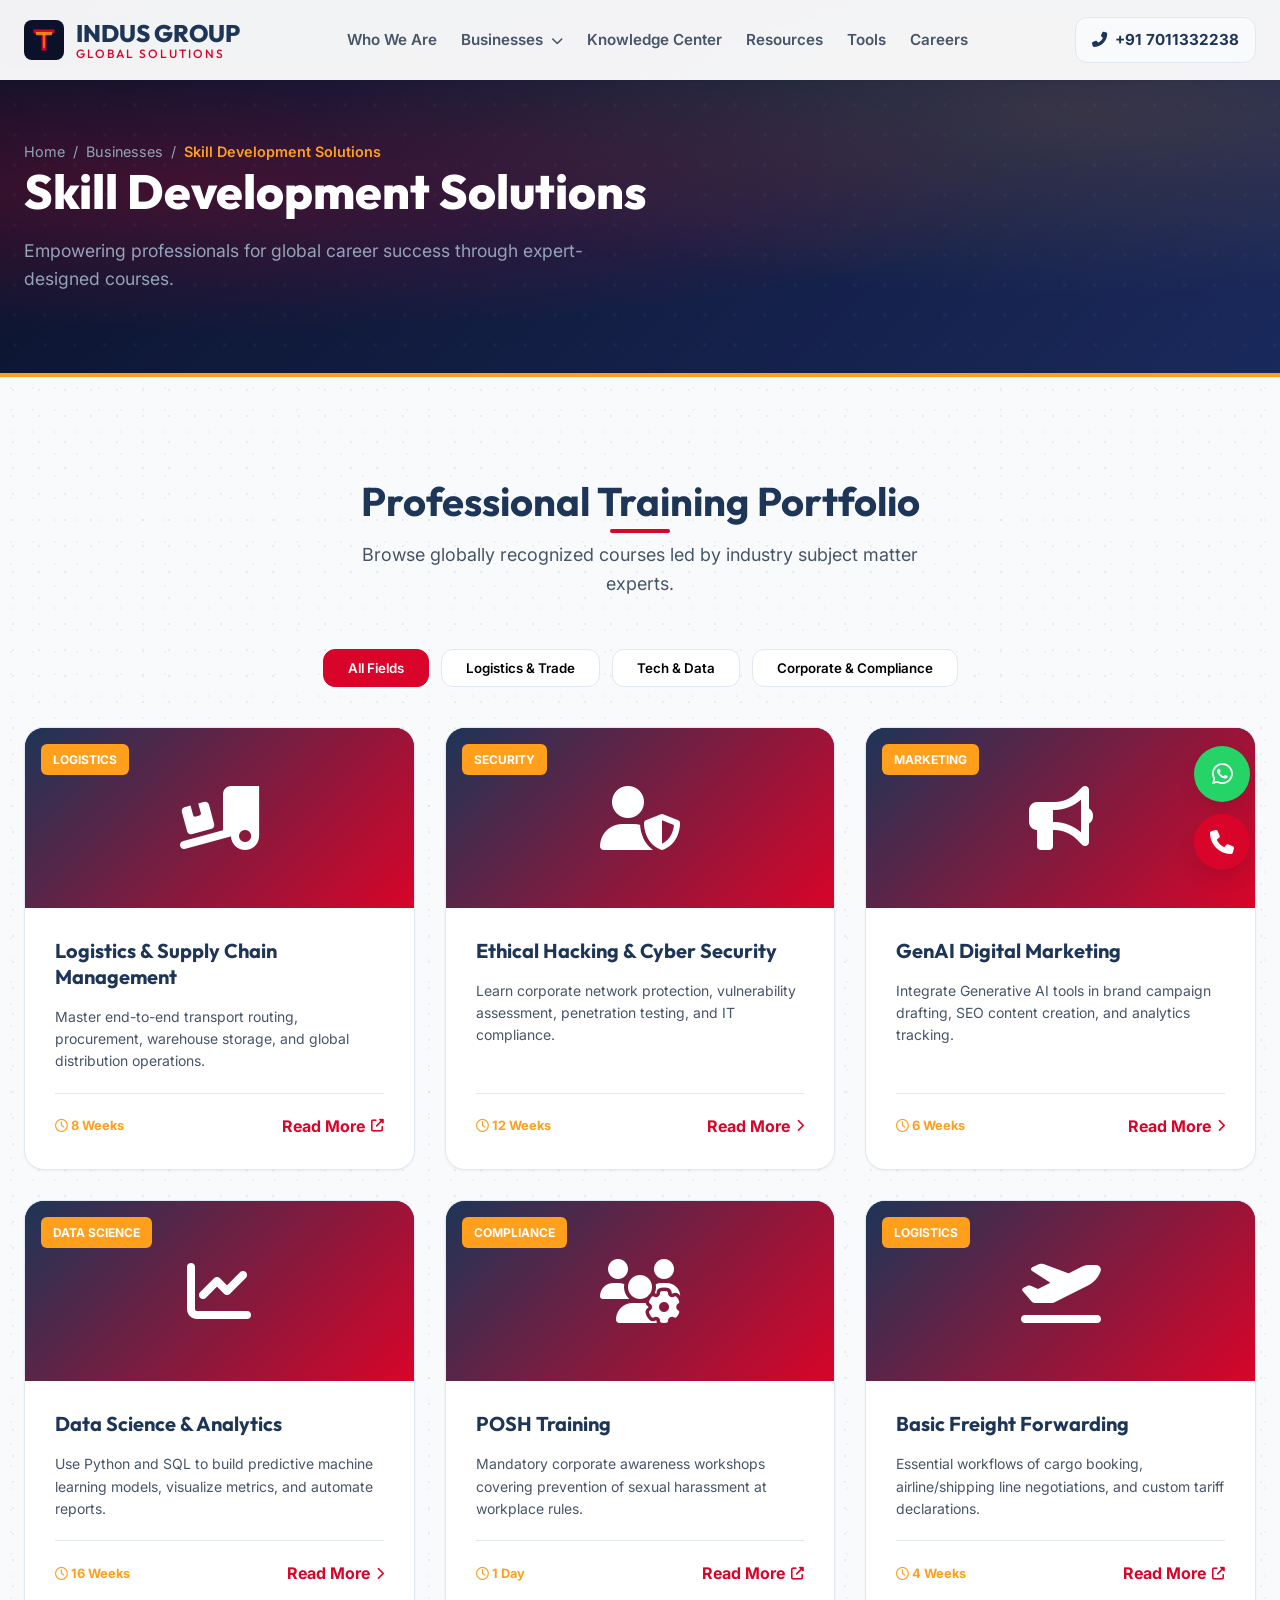
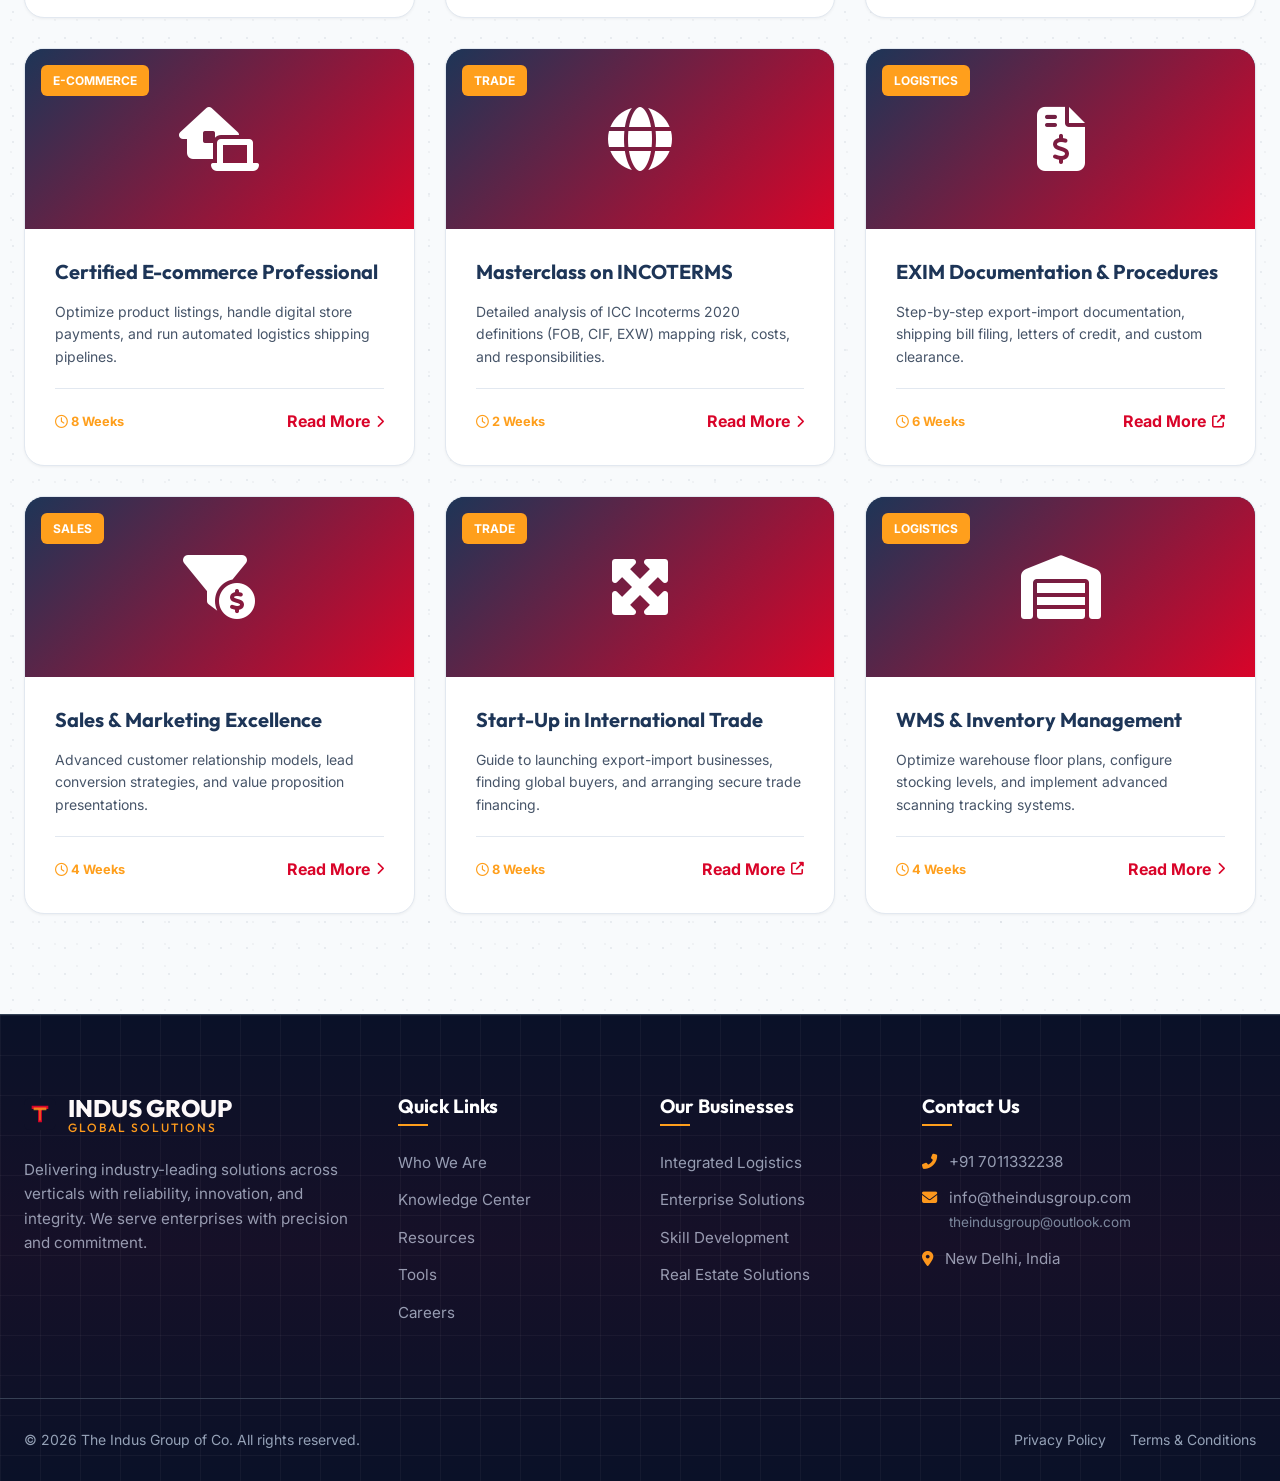
<file: skills.html>
<!DOCTYPE html>
<html lang="en">
<head>
  <meta charset="UTF-8">
  <meta name="viewport" content="width=device-width, initial-scale=1.0">
  <title>Skill Development Solutions - The Indus Group of Co.</title>
  <meta name="description" content="Advance your career with professional skill development training, supply chain certificates, cyber security, data analytics, and corporate compliance courses.">
  
  <!-- CSS Stylesheets -->
  <link rel="stylesheet" href="css/styles.css">
  
  <!-- FontAwesome for Icons -->
  <link rel="stylesheet" href="https://cdnjs.cloudflare.com/ajax/libs/font-awesome/6.4.0/css/all.min.css">
</head>
<body>

  <!-- Floating Call & WhatsApp Buttons -->
  <div class="floating-actions">
    <a href="https://wa.me/917011332238" target="_blank" class="float-btn float-whatsapp" aria-label="Chat on WhatsApp">
      <i class="fab fa-whatsapp"></i>
    </a>
    <a href="tel:+917011332238" class="float-btn float-call" aria-label="Call Us Now">
      <i class="fas fa-phone"></i>
    </a>
  </div>

  <!-- Header -->
  <header>
    <div class="container header-container">
      <a href="index.html" class="logo">
        <svg width="40" height="40" viewBox="0 0 500 500" fill="none" xmlns="http://www.w3.org/2000/svg">
          <rect width="500" height="500" rx="100" fill="#0A1128"/>
          <path d="M120 120H380V170H280V380H220V170H120V120Z" fill="#D90429"/>
          <path d="M150 150H350V190H260V350H240V190H150V150Z" fill="#FF9F1C" opacity="0.8"/>
        </svg>
        <div class="logo-text">
          INDUS GROUP
          <span>GLOBAL SOLUTIONS</span>
        </div>
      </a>

      <nav>
        <ul class="nav-menu">
          <li class="nav-item"><a href="about.html" class="nav-link">Who We Are</a></li>
          <li class="nav-item dropdown">
            <a href="#" class="nav-link dropdown-toggle active">Businesses <i class="fas fa-chevron-down" style="font-size:0.75rem; margin-left:4px;"></i></a>
            <ul class="dropdown-menu">
              <li class="dropdown-item"><a href="logistics.html">Integrated Logistics Solutions</a></li>
              <li class="dropdown-item"><a href="enterprises.html">Enterprise Solutions</a></li>
              <li class="dropdown-item"><a href="skills.html">Skill Development Solutions</a></li>
              <li class="dropdown-item"><a href="realestate.html">Real Estate Solutions</a></li>
            </ul>
          </li>
          <li class="nav-item"><a href="kc.html" class="nav-link">Knowledge Center</a></li>
          <li class="nav-item"><a href="resourses.html" class="nav-link">Resources</a></li>
          <li class="nav-item"><a href="tools.html" class="nav-link">Tools</a></li>
          <li class="nav-item"><a href="career.html" class="nav-link">Careers</a></li>
        </ul>
      </nav>

      <div class="header-cta">
        <a href="tel:+917011332238" class="btn-phone">
          <i class="fas fa-phone-alt"></i> +91 7011332238
        </a>
        <button class="mobile-nav-toggle" aria-label="Toggle menu" aria-expanded="false">
          <i class="fas fa-bars"></i>
        </button>
      </div>
    </div>
  </header>

  <!-- Inner Hero -->
  <section class="inner-hero">
    <div class="container inner-hero-container">
      <ul class="breadcrumbs">
        <li><a href="index.html">Home</a></li>
        <li>Businesses</li>
        <li>Skill Development Solutions</li>
      </ul>
      <h1>Skill Development Solutions</h1>
      <p style="color: var(--text-light-muted); max-width: 600px; font-size:1.1rem;">Empowering professionals for global career success through expert-designed courses.</p>
    </div>
  </section>

  <!-- Courses Portal Section -->
  <section class="section-padding">
    <div class="container">
      <div class="text-center">
        <h2 class="section-title center">Professional Training Portfolio</h2>
        <p class="section-subtitle">Browse globally recognized courses led by industry subject matter experts.</p>
      </div>

      <!-- Filter Tabs -->
      <div class="filter-tabs">
        <button class="filter-btn active" data-filter="all">All Fields</button>
        <button class="filter-btn" data-filter="logistics">Logistics & Trade</button>
        <button class="filter-btn" data-filter="tech">Tech & Data</button>
        <button class="filter-btn" data-filter="corporate">Corporate & Compliance</button>
      </div>

      <!-- Courses Grid -->
      <div class="courses-grid">
        <!-- Course 1 -->
        <div class="course-card" data-category="logistics">
          <div class="course-img-header"><i class="fas fa-truck-loading"></i><span class="course-badge">Logistics</span></div>
          <div class="course-body">
            <h3>Logistics & Supply Chain Management</h3>
            <p style="font-size:0.875rem; color:var(--text-dark-muted); margin-bottom: 20px;">Master end-to-end transport routing, procurement, warehouse storage, and global distribution operations.</p>
            <div class="course-footer">
              <span style="font-size:0.8rem; font-weight:700; color:var(--accent-orange);"><i class="far fa-clock"></i> 8 Weeks</span>
              <a href="logisticsinner.jpeg" target="_blank" class="course-link">Read More <i class="fas fa-external-link-alt" style="font-size:0.8rem;"></i></a>
            </div>
          </div>
        </div>

        <!-- Course 2 -->
        <div class="course-card" data-category="tech">
          <div class="course-img-header"><i class="fas fa-user-shield"></i><span class="course-badge">Security</span></div>
          <div class="course-body">
            <h3>Ethical Hacking & Cyber Security</h3>
            <p style="font-size:0.875rem; color:var(--text-dark-muted); margin-bottom: 20px;">Learn corporate network protection, vulnerability assessment, penetration testing, and IT compliance.</p>
            <div class="course-footer">
              <span style="font-size:0.8rem; font-weight:700; color:var(--accent-orange);"><i class="far fa-clock"></i> 12 Weeks</span>
              <a href="#" class="course-link">Read More <i class="fas fa-chevron-right" style="font-size:0.8rem;"></i></a>
            </div>
          </div>
        </div>

        <!-- Course 3 -->
        <div class="course-card" data-category="corporate">
          <div class="course-img-header"><i class="fas fa-bullhorn"></i><span class="course-badge">Marketing</span></div>
          <div class="course-body">
            <h3>GenAI Digital Marketing</h3>
            <p style="font-size:0.875rem; color:var(--text-dark-muted); margin-bottom: 20px;">Integrate Generative AI tools in brand campaign drafting, SEO content creation, and analytics tracking.</p>
            <div class="course-footer">
              <span style="font-size:0.8rem; font-weight:700; color:var(--accent-orange);"><i class="far fa-clock"></i> 6 Weeks</span>
              <a href="#" class="course-link">Read More <i class="fas fa-chevron-right" style="font-size:0.8rem;"></i></a>
            </div>
          </div>
        </div>

        <!-- Course 4 -->
        <div class="course-card" data-category="tech">
          <div class="course-img-header"><i class="fas fa-chart-line"></i><span class="course-badge">Data Science</span></div>
          <div class="course-body">
            <h3>Data Science & Analytics</h3>
            <p style="font-size:0.875rem; color:var(--text-dark-muted); margin-bottom: 20px;">Use Python and SQL to build predictive machine learning models, visualize metrics, and automate reports.</p>
            <div class="course-footer">
              <span style="font-size:0.8rem; font-weight:700; color:var(--accent-orange);"><i class="far fa-clock"></i> 16 Weeks</span>
              <a href="#" class="course-link">Read More <i class="fas fa-chevron-right" style="font-size:0.8rem;"></i></a>
            </div>
          </div>
        </div>

        <!-- Course 5 -->
        <div class="course-card" data-category="corporate">
          <div class="course-img-header"><i class="fas fa-users-cog"></i><span class="course-badge">Compliance</span></div>
          <div class="course-body">
            <h3>POSH Training</h3>
            <p style="font-size:0.875rem; color:var(--text-dark-muted); margin-bottom: 20px;">Mandatory corporate awareness workshops covering prevention of sexual harassment at workplace rules.</p>
            <div class="course-footer">
              <span style="font-size:0.8rem; font-weight:700; color:var(--accent-orange);"><i class="far fa-clock"></i> 1 Day</span>
              <a href="poshinner.jpeg" target="_blank" class="course-link">Read More <i class="fas fa-external-link-alt" style="font-size:0.8rem;"></i></a>
            </div>
          </div>
        </div>

        <!-- Course 6 -->
        <div class="course-card" data-category="logistics">
          <div class="course-img-header"><i class="fas fa-plane-departure"></i><span class="course-badge">Logistics</span></div>
          <div class="course-body">
            <h3>Basic Freight Forwarding</h3>
            <p style="font-size:0.875rem; color:var(--text-dark-muted); margin-bottom: 20px;">Essential workflows of cargo booking, airline/shipping line negotiations, and custom tariff declarations.</p>
            <div class="course-footer">
              <span style="font-size:0.8rem; font-weight:700; color:var(--accent-orange);"><i class="far fa-clock"></i> 4 Weeks</span>
              <a href="basicinner.jpeg" target="_blank" class="course-link">Read More <i class="fas fa-external-link-alt" style="font-size:0.8rem;"></i></a>
            </div>
          </div>
        </div>

        <!-- Course 7 -->
        <div class="course-card" data-category="corporate">
          <div class="course-img-header"><i class="fas fa-laptop-house"></i><span class="course-badge">E-commerce</span></div>
          <div class="course-body">
            <h3>Certified E-commerce Professional</h3>
            <p style="font-size:0.875rem; color:var(--text-dark-muted); margin-bottom: 20px;">Optimize product listings, handle digital store payments, and run automated logistics shipping pipelines.</p>
            <div class="course-footer">
              <span style="font-size:0.8rem; font-weight:700; color:var(--accent-orange);"><i class="far fa-clock"></i> 8 Weeks</span>
              <a href="#" class="course-link">Read More <i class="fas fa-chevron-right" style="font-size:0.8rem;"></i></a>
            </div>
          </div>
        </div>

        <!-- Course 8 -->
        <div class="course-card" data-category="logistics">
          <div class="course-img-header"><i class="fas fa-globe"></i><span class="course-badge">Trade</span></div>
          <div class="course-body">
            <h3>Masterclass on INCOTERMS</h3>
            <p style="font-size:0.875rem; color:var(--text-dark-muted); margin-bottom: 20px;">Detailed analysis of ICC Incoterms 2020 definitions (FOB, CIF, EXW) mapping risk, costs, and responsibilities.</p>
            <div class="course-footer">
              <span style="font-size:0.8rem; font-weight:700; color:var(--accent-orange);"><i class="far fa-clock"></i> 2 Weeks</span>
              <a href="#" class="course-link">Read More <i class="fas fa-chevron-right" style="font-size:0.8rem;"></i></a>
            </div>
          </div>
        </div>

        <!-- Course 9 -->
        <div class="course-card" data-category="logistics">
          <div class="course-img-header"><i class="fas fa-file-invoice-dollar"></i><span class="course-badge">Logistics</span></div>
          <div class="course-body">
            <h3>EXIM Documentation & Procedures</h3>
            <p style="font-size:0.875rem; color:var(--text-dark-muted); margin-bottom: 20px;">Step-by-step export-import documentation, shipping bill filing, letters of credit, and custom clearance.</p>
            <div class="course-footer">
              <span style="font-size:0.8rem; font-weight:700; color:var(--accent-orange);"><i class="far fa-clock"></i> 6 Weeks</span>
              <a href="EXIM.pdf" target="_blank" class="course-link">Read More <i class="fas fa-external-link-alt" style="font-size:0.8rem;"></i></a>
            </div>
          </div>
        </div>

        <!-- Course 10 -->
        <div class="course-card" data-category="corporate">
          <div class="course-img-header"><i class="fas fa-funnel-dollar"></i><span class="course-badge">Sales</span></div>
          <div class="course-body">
            <h3>Sales & Marketing Excellence</h3>
            <p style="font-size:0.875rem; color:var(--text-dark-muted); margin-bottom: 20px;">Advanced customer relationship models, lead conversion strategies, and value proposition presentations.</p>
            <div class="course-footer">
              <span style="font-size:0.8rem; font-weight:700; color:var(--accent-orange);"><i class="far fa-clock"></i> 4 Weeks</span>
              <a href="#" class="course-link">Read More <i class="fas fa-chevron-right" style="font-size:0.8rem;"></i></a>
            </div>
          </div>
        </div>

        <!-- Course 11 -->
        <div class="course-card" data-category="logistics">
          <div class="course-img-header"><i class="fas fa-expand-arrows-alt"></i><span class="course-badge">Trade</span></div>
          <div class="course-body">
            <h3>Start-Up in International Trade</h3>
            <p style="font-size:0.875rem; color:var(--text-dark-muted); margin-bottom: 20px;">Guide to launching export-import businesses, finding global buyers, and arranging secure trade financing.</p>
            <div class="course-footer">
              <span style="font-size:0.8rem; font-weight:700; color:var(--accent-orange);"><i class="far fa-clock"></i> 8 Weeks</span>
              <a href="startupinner.jpeg" target="_blank" class="course-link">Read More <i class="fas fa-external-link-alt" style="font-size:0.8rem;"></i></a>
            </div>
          </div>
        </div>

        <!-- Course 12 -->
        <div class="course-card" data-category="logistics">
          <div class="course-img-header"><i class="fas fa-warehouse"></i><span class="course-badge">Logistics</span></div>
          <div class="course-body">
            <h3>WMS & Inventory Management</h3>
            <p style="font-size:0.875rem; color:var(--text-dark-muted); margin-bottom: 20px;">Optimize warehouse floor plans, configure stocking levels, and implement advanced scanning tracking systems.</p>
            <div class="course-footer">
              <span style="font-size:0.8rem; font-weight:700; color:var(--accent-orange);"><i class="far fa-clock"></i> 4 Weeks</span>
              <a href="#" class="course-link">Read More <i class="fas fa-chevron-right" style="font-size:0.8rem;"></i></a>
            </div>
          </div>
        </div>
      </div>
    </div>
  </section>

  <!-- Footer -->
  <footer>
    <div class="container footer-grid">
      <div class="footer-about">
        <a href="index.html" class="logo footer-logo">
          <svg width="32" height="32" viewBox="0 0 500 500" fill="none" xmlns="http://www.w3.org/2000/svg">
            <rect width="500" height="500" rx="100" fill="#0A1128"/>
            <path d="M120 120H380V170H280V380H220V170H120V120Z" fill="#D90429"/>
            <path d="M150 150H350V190H260V350H240V190H150V150Z" fill="#FF9F1C" opacity="0.8"/>
          </svg>
          <div class="logo-text">
            INDUS GROUP
            <span>GLOBAL SOLUTIONS</span>
          </div>
        </a>
        <p>Delivering industry-leading solutions across verticals with reliability, innovation, and integrity. We serve enterprises with precision and commitment.</p>
      </div>
      
      <div>
        <h4 class="footer-title">Quick Links</h4>
        <ul class="footer-links">
          <li><a href="about.html">Who We Are</a></li>
          <li><a href="kc.html">Knowledge Center</a></li>
          <li><a href="resourses.html">Resources</a></li>
          <li><a href="tools.html">Tools</a></li>
          <li><a href="career.html">Careers</a></li>
        </ul>
      </div>

      <div>
        <h4 class="footer-title">Our Businesses</h4>
        <ul class="footer-links">
          <li><a href="logistics.html">Integrated Logistics</a></li>
          <li><a href="enterprises.html">Enterprise Solutions</a></li>
          <li><a href="skills.html">Skill Development</a></li>
          <li><a href="realestate.html">Real Estate Solutions</a></li>
        </ul>
      </div>

      <div>
        <h4 class="footer-title">Contact Us</h4>
        <ul class="footer-links">
          <li class="footer-contact-item">
            <i class="fas fa-phone-alt"></i>
            <div>
              <a href="tel:+917011332238">+91 7011332238</a>
            </div>
          </li>
          <li class="footer-contact-item">
            <i class="fas fa-envelope"></i>
            <div>
              <a href="mailto:info@theindusgroup.com">info@theindusgroup.com</a><br>
              <a href="mailto:theindusgroup@outlook.com" style="font-size:0.85rem; opacity:0.8;">theindusgroup@outlook.com</a>
            </div>
          </li>
          <li class="footer-contact-item">
            <i class="fas fa-map-marker-alt"></i>
            <div>
              <span>New Delhi, India</span>
            </div>
          </li>
        </ul>
      </div>
    </div>
    
    <div class="container footer-bottom">
      <div>
        &copy; 2026 The Indus Group of Co. All rights reserved.
      </div>
      <div class="footer-legal-links">
        <a href="privacy.html">Privacy Policy</a>
        <a href="t&c.html">Terms & Conditions</a>
      </div>
    </div>
  </footer>

  <!-- Scripts -->
  <script src="js/main.js"></script>
</body>
</html>
</file>
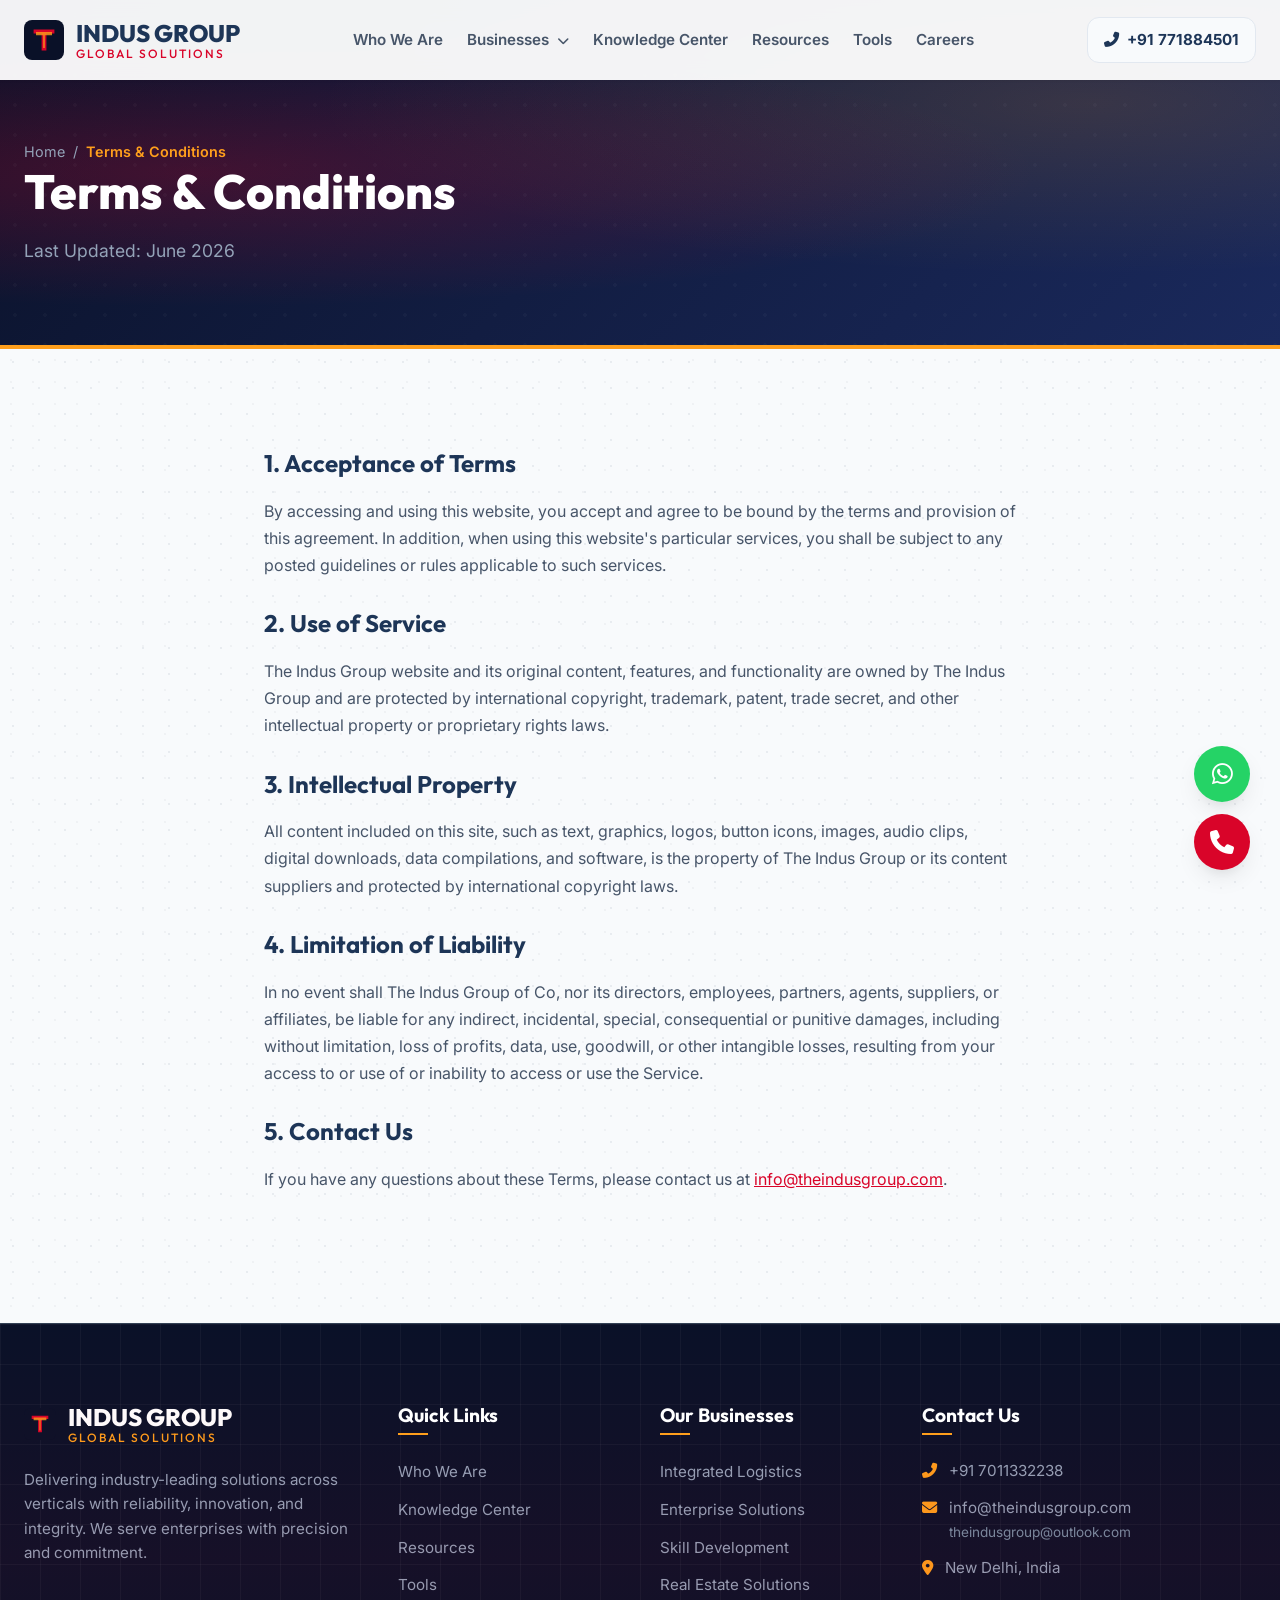
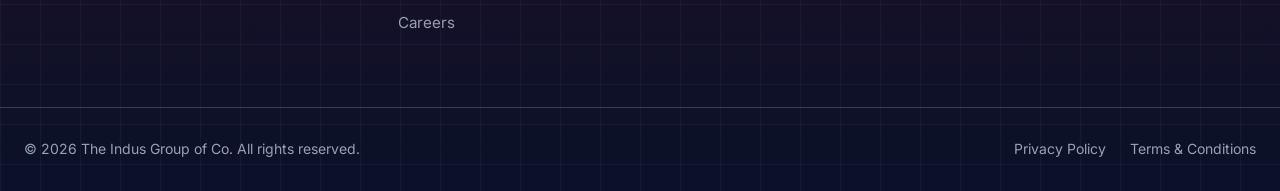
<file: t&c.html>
<!DOCTYPE html>
<html lang="en">
<head>
  <meta charset="UTF-8">
  <meta name="viewport" content="width=device-width, initial-scale=1.0">
  <title>Terms & Conditions - The Indus Group</title>
  <meta name="description" content="Read The Indus Group's Terms & Conditions for website usage and corporate engagement.">
  
  <!-- CSS Stylesheets -->
  <link rel="stylesheet" href="css/styles.css">
  
  <!-- FontAwesome for Icons -->
  <link rel="stylesheet" href="https://cdnjs.cloudflare.com/ajax/libs/font-awesome/6.4.0/css/all.min.css">
</head>
<body>

  <!-- Floating Call & WhatsApp Buttons -->
  <div class="floating-actions">
    <a href="https://wa.me/917011332238" target="_blank" class="float-btn float-whatsapp" aria-label="Chat on WhatsApp">
      <i class="fab fa-whatsapp"></i>
    </a>
    <a href="tel:+917011332238" class="float-btn float-call" aria-label="Call Us Now">
      <i class="fas fa-phone"></i>
    </a>
  </div>

  <!-- Header -->
  <header>
    <div class="container header-container">
      <a href="index.html" class="logo">
        <svg width="40" height="40" viewBox="0 0 500 500" fill="none" xmlns="http://www.w3.org/2000/svg">
          <rect width="500" height="500" rx="100" fill="#0A1128"/>
          <path d="M120 120H380V170H280V380H220V170H120V120Z" fill="#D90429"/>
          <path d="M150 150H350V190H260V350H240V190H150V150Z" fill="#FF9F1C" opacity="0.8"/>
        </svg>
        <div class="logo-text">
          INDUS GROUP
          <span>GLOBAL SOLUTIONS</span>
        </div>
      </a>

      <nav>
        <ul class="nav-menu">
          <li class="nav-item"><a href="about.html" class="nav-link">Who We Are</a></li>
          <li class="nav-item dropdown">
            <a href="#" class="nav-link dropdown-toggle">Businesses <i class="fas fa-chevron-down" style="font-size:0.75rem; margin-left:4px;"></i></a>
            <ul class="dropdown-menu">
              <li class="dropdown-item"><a href="logistics.html">Integrated Logistics Solutions</a></li>
              <li class="dropdown-item"><a href="enterprises.html">Enterprise Solutions</a></li>
              <li class="dropdown-item"><a href="skills.html">Skill Development Solutions</a></li>
              <li class="dropdown-item"><a href="realestate.html">Real Estate Solutions</a></li>
            </ul>
          </li>
          <li class="nav-item"><a href="kc.html" class="nav-link">Knowledge Center</a></li>
          <li class="nav-item"><a href="resourses.html" class="nav-link">Resources</a></li>
          <li class="nav-item"><a href="tools.html" class="nav-link">Tools</a></li>
          <li class="nav-item"><a href="career.html" class="nav-link">Careers</a></li>
        </ul>
      </nav>

      <div class="header-cta">
        <a href="tel:+917011332238" class="btn-phone">
          <i class="fas fa-phone-alt"></i> +91 771884501
        </a>
        <button class="mobile-nav-toggle" aria-label="Toggle menu" aria-expanded="false">
          <i class="fas fa-bars"></i>
        </button>
      </div>
    </div>
  </header>

  <!-- Inner Hero -->
  <section class="inner-hero">
    <div class="container inner-hero-container">
      <ul class="breadcrumbs">
        <li><a href="index.html">Home</a></li>
        <li>Terms & Conditions</li>
      </ul>
      <h1>Terms & Conditions</h1>
      <p style="color: var(--text-light-muted); max-width: 600px; font-size:1.1rem;">Last Updated: June 2026</p>
    </div>
  </section>

  <!-- Content Section -->
  <section class="section-padding">
    <div class="container" style="max-width: 800px;">
      <h2 style="color: var(--secondary-blue); margin-bottom: 20px;">1. Acceptance of Terms</h2>
      <p style="color: var(--text-dark-muted); line-height: 1.7; margin-bottom: 30px;">
        By accessing and using this website, you accept and agree to be bound by the terms and provision of this agreement. In addition, when using this website's particular services, you shall be subject to any posted guidelines or rules applicable to such services.
      </p>

      <h2 style="color: var(--secondary-blue); margin-bottom: 20px;">2. Use of Service</h2>
      <p style="color: var(--text-dark-muted); line-height: 1.7; margin-bottom: 30px;">
        The Indus Group website and its original content, features, and functionality are owned by The Indus Group and are protected by international copyright, trademark, patent, trade secret, and other intellectual property or proprietary rights laws.
      </p>

      <h2 style="color: var(--secondary-blue); margin-bottom: 20px;">3. Intellectual Property</h2>
      <p style="color: var(--text-dark-muted); line-height: 1.7; margin-bottom: 30px;">
        All content included on this site, such as text, graphics, logos, button icons, images, audio clips, digital downloads, data compilations, and software, is the property of The Indus Group or its content suppliers and protected by international copyright laws.
      </p>

      <h2 style="color: var(--secondary-blue); margin-bottom: 20px;">4. Limitation of Liability</h2>
      <p style="color: var(--text-dark-muted); line-height: 1.7; margin-bottom: 30px;">
        In no event shall The Indus Group of Co, nor its directors, employees, partners, agents, suppliers, or affiliates, be liable for any indirect, incidental, special, consequential or punitive damages, including without limitation, loss of profits, data, use, goodwill, or other intangible losses, resulting from your access to or use of or inability to access or use the Service.
      </p>

      <h2 style="color: var(--secondary-blue); margin-bottom: 20px;">5. Contact Us</h2>
      <p style="color: var(--text-dark-muted); line-height: 1.7; margin-bottom: 30px;">
        If you have any questions about these Terms, please contact us at <a href="mailto:info@theindusgroup.com" style="color: var(--primary-red); text-decoration: underline;">info@theindusgroup.com</a>.
      </p>
    </div>
  </section>

  <!-- Footer -->
  <footer>
    <div class="container footer-grid">
      <div class="footer-about">
        <a href="index.html" class="logo footer-logo">
          <svg width="32" height="32" viewBox="0 0 500 500" fill="none" xmlns="http://www.w3.org/2000/svg">
            <rect width="500" height="500" rx="100" fill="#0A1128"/>
            <path d="M120 120H380V170H280V380H220V170H120V120Z" fill="#D90429"/>
            <path d="M150 150H350V190H260V350H240V190H150V150Z" fill="#FF9F1C" opacity="0.8"/>
          </svg>
          <div class="logo-text">
            INDUS GROUP
            <span>GLOBAL SOLUTIONS</span>
          </div>
        </a>
        <p>Delivering industry-leading solutions across verticals with reliability, innovation, and integrity. We serve enterprises with precision and commitment.</p>
      </div>
      
      <div>
        <h4 class="footer-title">Quick Links</h4>
        <ul class="footer-links">
          <li><a href="about.html">Who We Are</a></li>
          <li><a href="kc.html">Knowledge Center</a></li>
          <li><a href="resourses.html">Resources</a></li>
          <li><a href="tools.html">Tools</a></li>
          <li><a href="career.html">Careers</a></li>
        </ul>
      </div>

      <div>
        <h4 class="footer-title">Our Businesses</h4>
        <ul class="footer-links">
          <li><a href="logistics.html">Integrated Logistics</a></li>
          <li><a href="enterprises.html">Enterprise Solutions</a></li>
          <li><a href="skills.html">Skill Development</a></li>
          <li><a href="realestate.html">Real Estate Solutions</a></li>
        </ul>
      </div>

      <div>
        <h4 class="footer-title">Contact Us</h4>
        <ul class="footer-links">
          <li class="footer-contact-item">
            <i class="fas fa-phone-alt"></i>
            <div>
              <a href="tel:+917011332238">+91 7011332238</a>
            </div>
          </li>
          <li class="footer-contact-item">
            <i class="fas fa-envelope"></i>
            <div>
              <a href="mailto:info@theindusgroup.com">info@theindusgroup.com</a><br>
              <a href="mailto:theindusgroup@outlook.com" style="font-size:0.85rem; opacity:0.8;">theindusgroup@outlook.com</a>
            </div>
          </li>
          <li class="footer-contact-item">
            <i class="fas fa-map-marker-alt"></i>
            <div>
              <span>New Delhi, India</span>
            </div>
          </li>
        </ul>
      </div>
    </div>
    
    <div class="container footer-bottom">
      <div>
        &copy; 2026 The Indus Group of Co. All rights reserved.
      </div>
      <div class="footer-legal-links">
        <a href="privacy.html">Privacy Policy</a>
        <a href="t&c.html">Terms & Conditions</a>
      </div>
    </div>
  </footer>

  <!-- Scripts -->
  <script src="js/main.js"></script>
</body>
</html>
</file>
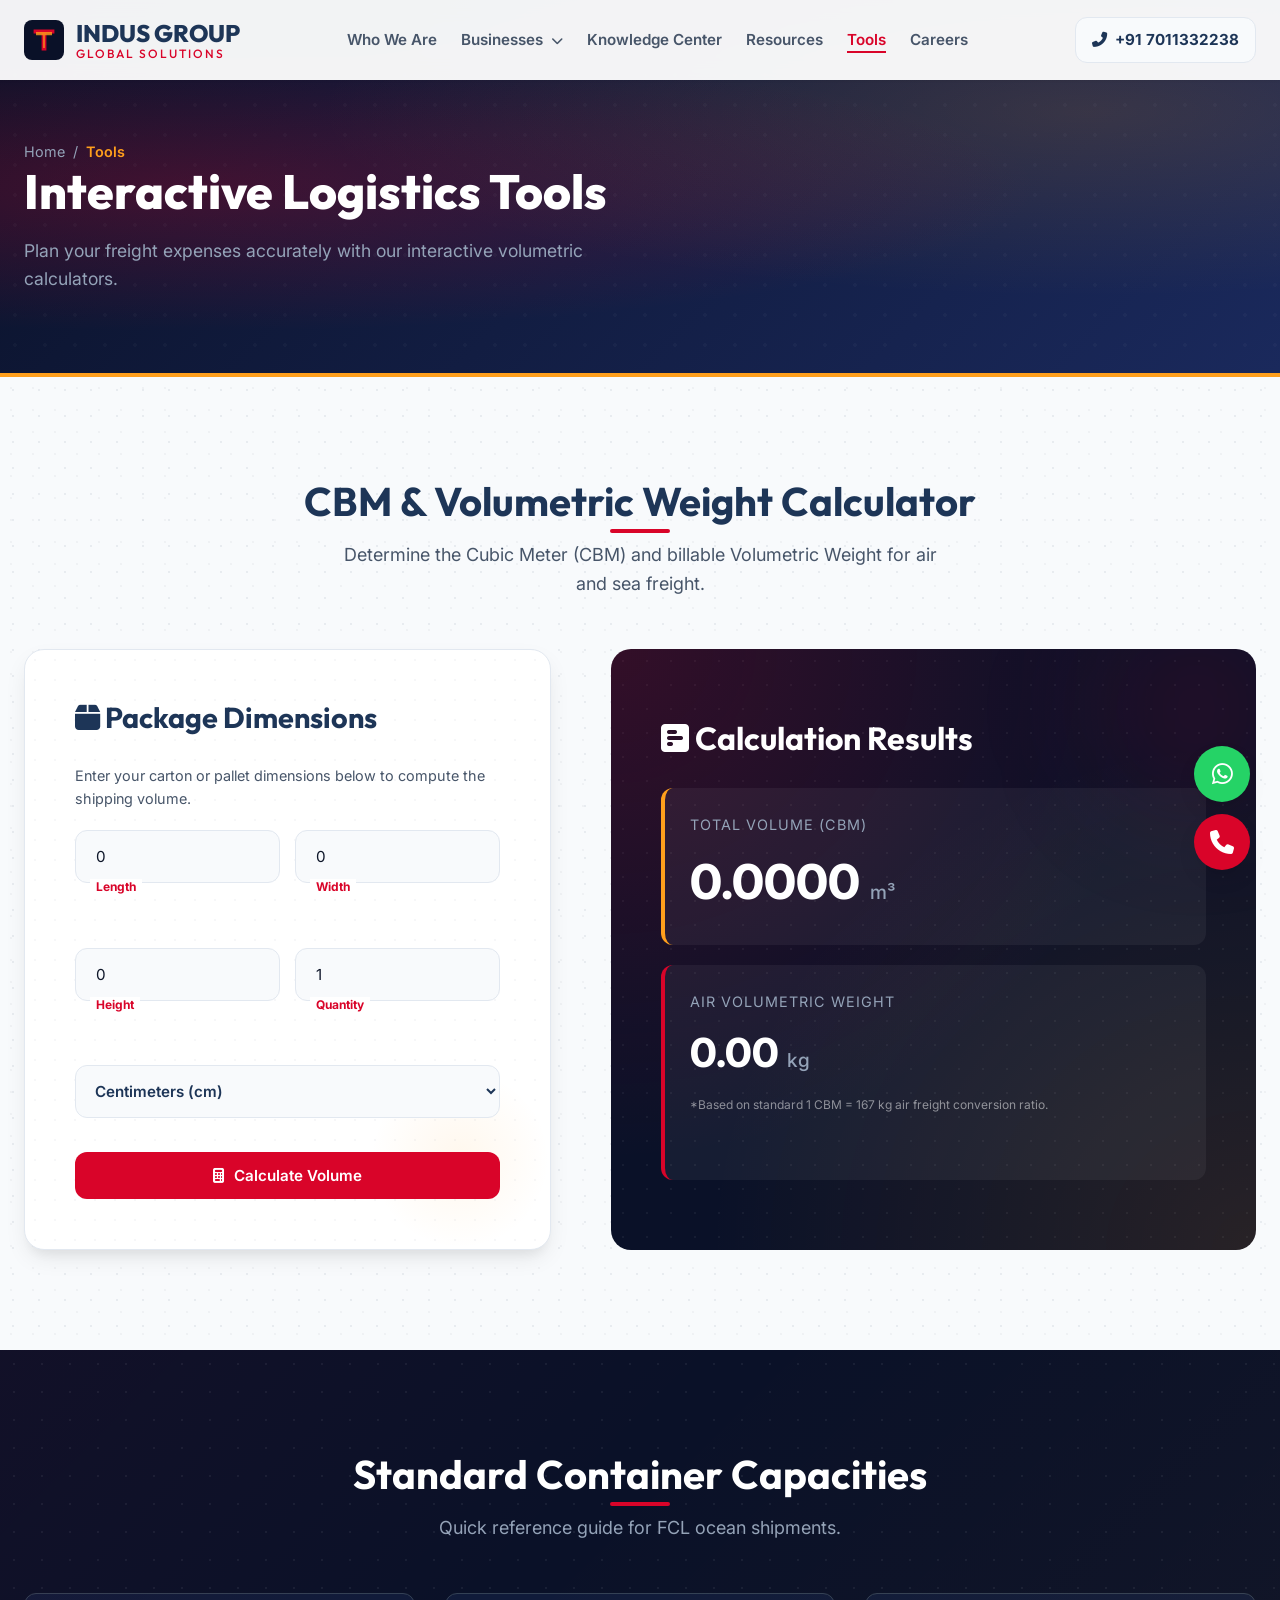
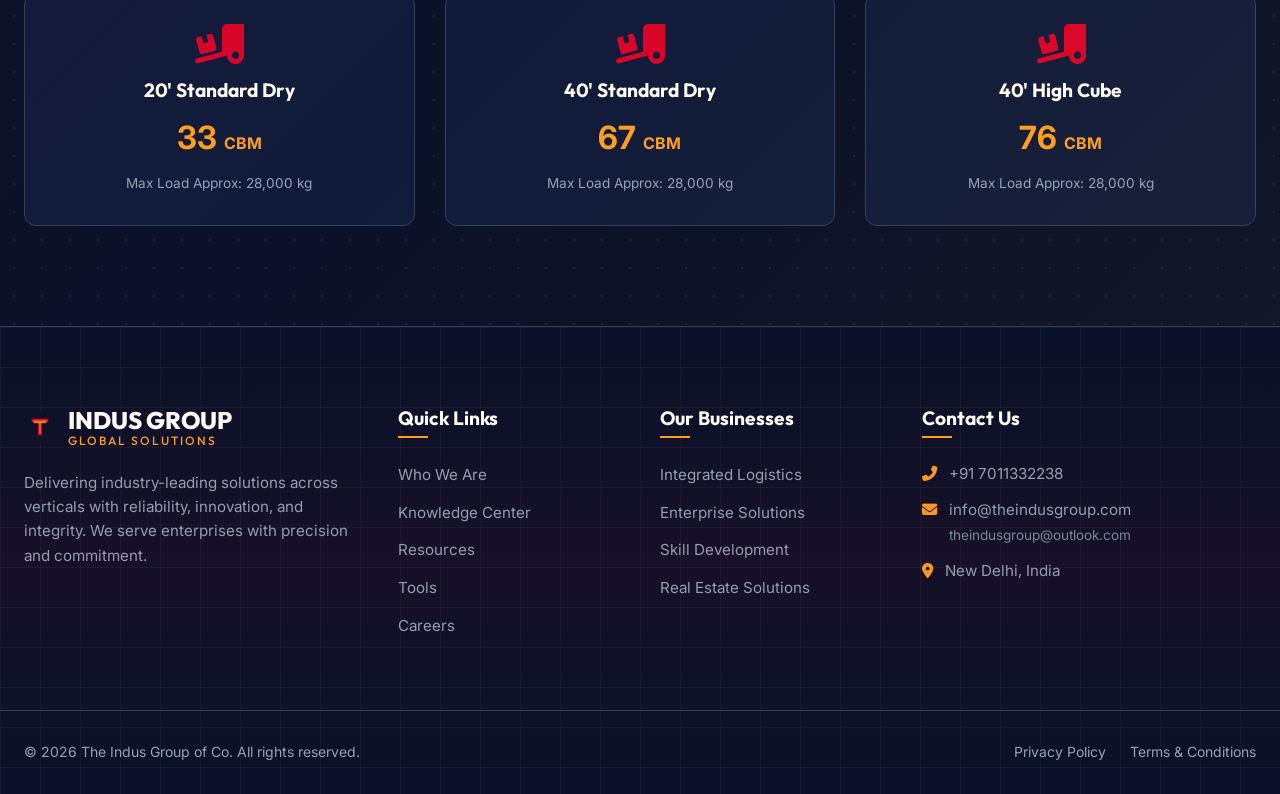
<file: tools.html>
<!DOCTYPE html>
<html lang="en">
<head>
  <meta charset="UTF-8">
  <meta name="viewport" content="width=device-width, initial-scale=1.0">
  <title>Logistics Tools & CBM Calculator - The Indus Group</title>
  <meta name="description" content="Calculate cubic volume (CBM) and volumetric weight for your air and sea freight shipments with our interactive logistics tools.">
  
  <!-- CSS Stylesheets -->
  <link rel="stylesheet" href="css/styles.css">
  
  <!-- FontAwesome for Icons -->
  <link rel="stylesheet" href="https://cdnjs.cloudflare.com/ajax/libs/font-awesome/6.4.0/css/all.min.css">
</head>
<body>

  <!-- Floating Call & WhatsApp Buttons -->
  <div class="floating-actions">
    <a href="https://wa.me/917011332238" target="_blank" class="float-btn float-whatsapp" aria-label="Chat on WhatsApp">
      <i class="fab fa-whatsapp"></i>
    </a>
    <a href="tel:+91762535117" class="float-btn float-call" aria-label="Call Us Now">
      <i class="fas fa-phone"></i>
    </a>
  </div>

  <!-- Header -->
  <header>
    <div class="container header-container">
      <a href="index.html" class="logo">
        <svg width="40" height="40" viewBox="0 0 500 500" fill="none" xmlns="http://www.w3.org/2000/svg">
          <rect width="500" height="500" rx="100" fill="#0A1128"/>
          <path d="M120 120H380V170H280V380H220V170H120V120Z" fill="#D90429"/>
          <path d="M150 150H350V190H260V350H240V190H150V150Z" fill="#FF9F1C" opacity="0.8"/>
        </svg>
        <div class="logo-text">
          INDUS GROUP
          <span>GLOBAL SOLUTIONS</span>
        </div>
      </a>

      <nav>
        <ul class="nav-menu">
          <li class="nav-item"><a href="about.html" class="nav-link">Who We Are</a></li>
          <li class="nav-item dropdown">
            <a href="#" class="nav-link dropdown-toggle">Businesses <i class="fas fa-chevron-down" style="font-size:0.75rem; margin-left:4px;"></i></a>
            <ul class="dropdown-menu">
              <li class="dropdown-item"><a href="logistics.html">Integrated Logistics Solutions</a></li>
              <li class="dropdown-item"><a href="enterprises.html">Enterprise Solutions</a></li>
              <li class="dropdown-item"><a href="skills.html">Skill Development Solutions</a></li>
              <li class="dropdown-item"><a href="realestate.html">Real Estate Solutions</a></li>
            </ul>
          </li>
          <li class="nav-item"><a href="kc.html" class="nav-link">Knowledge Center</a></li>
          <li class="nav-item"><a href="resourses.html" class="nav-link">Resources</a></li>
          <li class="nav-item"><a href="tools.html" class="nav-link active">Tools</a></li>
          <li class="nav-item"><a href="career.html" class="nav-link">Careers</a></li>
        </ul>
      </nav>

      <div class="header-cta">
        <a href="tel:+917011332238" class="btn-phone">
          <i class="fas fa-phone-alt"></i> +91 7011332238
        </a>
        <button class="mobile-nav-toggle" aria-label="Toggle menu" aria-expanded="false">
          <i class="fas fa-bars"></i>
        </button>
      </div>
    </div>
  </header>

  <!-- Inner Hero -->
  <section class="inner-hero">
    <div class="container inner-hero-container">
      <ul class="breadcrumbs">
        <li><a href="index.html">Home</a></li>
        <li>Tools</li>
      </ul>
      <h1>Interactive Logistics Tools</h1>
      <p style="color: var(--text-light-muted); max-width: 600px; font-size:1.1rem;">Plan your freight expenses accurately with our interactive volumetric calculators.</p>
    </div>
  </section>

  <!-- Interactive CBM Calculator -->
  <section class="section-padding">
    <div class="container">
      <div class="text-center">
        <h2 class="section-title center">CBM & Volumetric Weight Calculator</h2>
        <p class="section-subtitle">Determine the Cubic Meter (CBM) and billable Volumetric Weight for air and sea freight.</p>
      </div>

      <div class="contact-section-grid" style="margin-top: 50px;">
        <!-- Calculator Inputs -->
        <div class="contact-form-panel">
          <h3 class="form-title"><i class="fas fa-box"></i> Package Dimensions</h3>
          <p style="margin-bottom:20px; font-size:0.9rem; color:var(--text-dark-muted);">Enter your carton or pallet dimensions below to compute the shipping volume.</p>
          
          <div style="display:grid; grid-template-columns:1fr 1fr; gap:15px;">
            <div class="form-group">
              <input type="number" id="calc-length" class="form-control" placeholder=" " min="0" value="0">
              <label for="calc-length" class="form-label">Length</label>
            </div>
            <div class="form-group">
              <input type="number" id="calc-width" class="form-control" placeholder=" " min="0" value="0">
              <label for="calc-width" class="form-label">Width</label>
            </div>
            <div class="form-group">
              <input type="number" id="calc-height" class="form-control" placeholder=" " min="0" value="0">
              <label for="calc-height" class="form-label">Height</label>
            </div>
            <div class="form-group">
              <input type="number" id="calc-qty" class="form-control" placeholder=" " min="1" value="1">
              <label for="calc-qty" class="form-label">Quantity</label>
            </div>
          </div>
          
          <div class="form-group" style="margin-top: 15px;">
            <select id="calc-unit" class="form-control" style="padding:15px; color:var(--secondary-blue); font-weight:600; cursor:pointer;">
              <option value="cm">Centimeters (cm)</option>
              <option value="m">Meters (m)</option>
              <option value="in">Inches (in)</option>
            </select>
          </div>
          
          <button id="calc-btn" class="btn btn-primary" style="width:100%; margin-top:10px;"><i class="fas fa-calculator"></i> Calculate Volume</button>
        </div>

        <!-- Calculator Results -->
        <div class="contact-info-panel" style="background-color: var(--dark-bg); color: white; display:flex; flex-direction:column; justify-content:center;">
          <h3 style="color: white; margin-bottom: 30px;"><i class="fas fa-poll-h"></i> Calculation Results</h3>
          
          <div style="background-color: rgba(255,255,255,0.05); padding: 25px; border-radius: var(--radius-md); border-left: 4px solid var(--accent-orange); margin-bottom: 20px;">
            <p style="font-size: 0.9rem; color: var(--text-light-muted); margin-bottom: 8px; text-transform: uppercase; letter-spacing: 1px;">Total Volume (CBM)</p>
            <div style="font-size: 3rem; font-weight: 800; color: white;">
              <span id="result-cbm">0.0000</span> <span style="font-size: 1.2rem; font-weight: 500; color: var(--text-light-muted);">m³</span>
            </div>
          </div>

          <div style="background-color: rgba(255,255,255,0.05); padding: 25px; border-radius: var(--radius-md); border-left: 4px solid var(--primary-red);">
            <p style="font-size: 0.9rem; color: var(--text-light-muted); margin-bottom: 8px; text-transform: uppercase; letter-spacing: 1px;">Air Volumetric Weight</p>
            <div style="font-size: 2.5rem; font-weight: 800; color: white;">
              <span id="result-weight">0.00</span> <span style="font-size: 1.2rem; font-weight: 500; color: var(--text-light-muted);">kg</span>
            </div>
            <p style="font-size: 0.75rem; color: rgba(255,255,255,0.5); margin-top: 10px;">*Based on standard 1 CBM = 167 kg air freight conversion ratio.</p>
          </div>
        </div>
      </div>
    </div>
  </section>

  <!-- Container Types Reference Grid -->
  <section class="section-padding bg-dark-section">
    <div class="container">
      <div class="text-center">
        <h2 class="section-title center" style="color: white;">Standard Container Capacities</h2>
        <p class="section-subtitle" style="color: var(--text-light-muted);">Quick reference guide for FCL ocean shipments.</p>
      </div>

      <div style="display: grid; grid-template-columns: repeat(3, 1fr); gap: 30px; margin-top: 40px;">
        <!-- Container 1 -->
        <div style="background:var(--dark-bg-alt); padding:30px; border-radius:var(--radius-md); border:1px solid var(--border-dark); color:white; text-align:center;">
          <i class="fas fa-truck-loading" style="font-size:2.5rem; color:var(--primary-red); margin-bottom:15px;"></i>
          <h4 style="font-size:1.2rem; margin-bottom:10px;">20' Standard Dry</h4>
          <p style="font-size:2rem; font-weight:700; color:var(--accent-orange); margin-bottom:10px;">33 <span style="font-size:1rem;">CBM</span></p>
          <p style="font-size:0.85rem; color:var(--text-light-muted);">Max Load Approx: 28,000 kg</p>
        </div>

        <!-- Container 2 -->
        <div style="background:var(--dark-bg-alt); padding:30px; border-radius:var(--radius-md); border:1px solid var(--border-dark); color:white; text-align:center;">
          <i class="fas fa-truck-loading" style="font-size:2.5rem; color:var(--primary-red); margin-bottom:15px;"></i>
          <h4 style="font-size:1.2rem; margin-bottom:10px;">40' Standard Dry</h4>
          <p style="font-size:2rem; font-weight:700; color:var(--accent-orange); margin-bottom:10px;">67 <span style="font-size:1rem;">CBM</span></p>
          <p style="font-size:0.85rem; color:var(--text-light-muted);">Max Load Approx: 28,000 kg</p>
        </div>

        <!-- Container 3 -->
        <div style="background:var(--dark-bg-alt); padding:30px; border-radius:var(--radius-md); border:1px solid var(--border-dark); color:white; text-align:center;">
          <i class="fas fa-truck-loading" style="font-size:2.5rem; color:var(--primary-red); margin-bottom:15px;"></i>
          <h4 style="font-size:1.2rem; margin-bottom:10px;">40' High Cube</h4>
          <p style="font-size:2rem; font-weight:700; color:var(--accent-orange); margin-bottom:10px;">76 <span style="font-size:1rem;">CBM</span></p>
          <p style="font-size:0.85rem; color:var(--text-light-muted);">Max Load Approx: 28,000 kg</p>
        </div>
      </div>
    </div>
  </section>

  <!-- Footer -->
  <footer>
    <div class="container footer-grid">
      <div class="footer-about">
        <a href="index.html" class="logo footer-logo">
          <svg width="32" height="32" viewBox="0 0 500 500" fill="none" xmlns="http://www.w3.org/2000/svg">
            <rect width="500" height="500" rx="100" fill="#0A1128"/>
            <path d="M120 120H380V170H280V380H220V170H120V120Z" fill="#D90429"/>
            <path d="M150 150H350V190H260V350H240V190H150V150Z" fill="#FF9F1C" opacity="0.8"/>
          </svg>
          <div class="logo-text">
            INDUS GROUP
            <span>GLOBAL SOLUTIONS</span>
          </div>
        </a>
        <p>Delivering industry-leading solutions across verticals with reliability, innovation, and integrity. We serve enterprises with precision and commitment.</p>
      </div>
      
      <div>
        <h4 class="footer-title">Quick Links</h4>
        <ul class="footer-links">
          <li><a href="about.html">Who We Are</a></li>
          <li><a href="kc.html">Knowledge Center</a></li>
          <li><a href="resourses.html">Resources</a></li>
          <li><a href="tools.html">Tools</a></li>
          <li><a href="career.html">Careers</a></li>
        </ul>
      </div>

      <div>
        <h4 class="footer-title">Our Businesses</h4>
        <ul class="footer-links">
          <li><a href="logistics.html">Integrated Logistics</a></li>
          <li><a href="enterprises.html">Enterprise Solutions</a></li>
          <li><a href="skills.html">Skill Development</a></li>
          <li><a href="realestate.html">Real Estate Solutions</a></li>
        </ul>
      </div>

      <div>
        <h4 class="footer-title">Contact Us</h4>
        <ul class="footer-links">
          <li class="footer-contact-item">
            <i class="fas fa-phone-alt"></i>
            <div>
              <a href="tel:+917011332238">+91 7011332238</a>
            </div>
          </li>
          <li class="footer-contact-item">
            <i class="fas fa-envelope"></i>
            <div>
              <a href="mailto:info@theindusgroup.com">info@theindusgroup.com</a><br>
              <a href="mailto:theindusgroup@outlook.com" style="font-size:0.85rem; opacity:0.8;">theindusgroup@outlook.com</a>
            </div>
          </li>
          <li class="footer-contact-item">
            <i class="fas fa-map-marker-alt"></i>
            <div>
              <span>New Delhi, India</span>
            </div>
          </li>
        </ul>
      </div>
    </div>
    
    <div class="container footer-bottom">
      <div>
        &copy; 2026 The Indus Group of Co. All rights reserved.
      </div>
      <div class="footer-legal-links">
        <a href="privacy.html">Privacy Policy</a>
        <a href="t&c.html">Terms & Conditions</a>
      </div>
    </div>
  </footer>

  <!-- Scripts -->
  <script src="js/main.js"></script>
</body>
</html>
</file>
<file: css/styles.css>
/* ==========================================
   THE INDUS GROUP - DESIGN SYSTEM STYLESHEET
   ========================================== */

/* Import Google Fonts */
@import url('https://fonts.googleapis.com/css2?family=Inter:wght@300;400;500;600;700&family=Outfit:wght@300;400;500;600;700;800&display=swap');

/* CSS Variables */
:root {
  --primary-red: #D90429;
  --primary-red-hover: #B3001E;
  --secondary-blue: #1D3557;
  --accent-orange: #FF9F1C;
  --accent-orange-hover: #E88E10;
  
  --dark-bg: #0A1128;
  --dark-bg-alt: #101B3A;
  --light-bg: #F8FAFC;
  --card-bg-light: #FFFFFF;
  --card-bg-dark: #1E293B;
  
  --text-dark: #0F172A;
  --text-dark-muted: #475569;
  --text-light: #F1F5F9;
  --text-light-muted: #94A3B8;
  
  --border-light: #E2E8F0;
  --border-dark: #334155;
  --glow-color: rgba(217, 4, 41, 0.15);
  
  --font-headings: 'Outfit', 'Inter', sans-serif;
  --font-body: 'Inter', sans-serif;
  
  --transition-smooth: all 0.3s cubic-bezier(0.4, 0, 0.2, 1);
  --transition-bounce: all 0.5s cubic-bezier(0.175, 0.885, 0.32, 1.275);
  
  --shadow-sm: 0 1px 3px rgba(0, 0, 0, 0.05);
  --shadow-md: 0 4px 6px -1px rgba(0, 0, 0, 0.08), 0 2px 4px -1px rgba(0, 0, 0, 0.04);
  --shadow-lg: 0 10px 25px -5px rgba(0, 0, 0, 0.1), 0 10px 10px -5px rgba(0, 0, 0, 0.04);
  --shadow-premium: 0 20px 40px -15px rgba(10, 17, 40, 0.15);
  
  --radius-sm: 6px;
  --radius-md: 12px;
  --radius-lg: 20px;
  --radius-xl: 30px;
  
  --header-height: 80px;
}

/* Reset & Base Styles */
* {
  box-sizing: border-box;
  margin: 0;
  padding: 0;
  scroll-behavior: smooth;
}

body {
  font-family: var(--font-body);
  background-color: var(--light-bg);
  color: var(--text-dark);
  line-height: 1.6;
  overflow-x: hidden;
  -webkit-font-smoothing: antialiased;
}

h1, h2, h3, h4, h5, h6 {
  font-family: var(--font-headings);
  font-weight: 700;
  line-height: 1.2;
}

a {
  text-decoration: none;
  color: inherit;
  transition: var(--transition-smooth);
}

img {
  max-width: 100%;
  height: auto;
  display: block;
}

button, input, select, textarea {
  font-family: inherit;
  outline: none;
}

/* Utilities */
.container {
  width: 100%;
  max-width: 1280px;
  margin: 0 auto;
  padding: 0 24px;
}

.section-padding {
  padding: 100px 0;
}

.text-center { text-align: center; }
.text-left { text-align: left; }
.text-right { text-align: right; }

.section-title {
  font-size: 2.5rem;
  margin-bottom: 16px;
  color: var(--secondary-blue);
  position: relative;
  display: inline-block;
}

.section-title::after {
  content: '';
  position: absolute;
  left: 0;
  bottom: -8px;
  width: 60px;
  height: 4px;
  background-color: var(--primary-red);
  border-radius: var(--radius-sm);
}

.section-title.center::after {
  left: 50%;
  transform: translateX(-50%);
}

.section-subtitle {
  font-size: 1.125rem;
  color: var(--text-dark-muted);
  max-width: 600px;
  margin: 0 auto 50px auto;
}

.bg-dark-section {
  background-color: var(--dark-bg);
  color: var(--text-light);
}

.bg-dark-section .section-title {
  color: var(--text-light);
}

.bg-dark-section .section-subtitle {
  color: var(--text-light-muted);
}

/* Sticky Header */
header {
  position: fixed;
  top: 0;
  left: 0;
  width: 100%;
  height: var(--header-height);
  background-color: rgba(255, 255, 255, 0.95);
  backdrop-filter: blur(10px);
  z-index: 1000;
  box-shadow: var(--shadow-sm);
  transition: var(--transition-smooth);
}

header.scrolled {
  height: 70px;
  background-color: rgba(255, 255, 255, 0.98);
  box-shadow: var(--shadow-md);
}

.header-container {
  display: flex;
  justify-content: space-between;
  align-items: center;
  height: 100%;
}

.logo {
  display: flex;
  align-items: center;
  gap: 12px;
}

.logo img {
  height: 48px;
  width: auto;
}

.logo-text {
  font-family: var(--font-headings);
  font-weight: 800;
  font-size: 1.5rem;
  color: var(--secondary-blue);
  display: flex;
  flex-direction: column;
  line-height: 1.1;
}

.logo-text span {
  font-size: 0.75rem;
  font-weight: 500;
  color: var(--primary-red);
  letter-spacing: 2px;
}

/* Nav Menu */
.nav-menu {
  display: flex;
  align-items: center;
  gap: 24px;
  list-style: none;
}

.nav-item {
  position: relative;
}

.nav-link {
  font-weight: 600;
  font-size: 0.95rem;
  color: var(--text-dark-muted);
  padding: 8px 0;
}

.nav-link:hover, .nav-link.active {
  color: var(--primary-red);
}

.nav-link::after {
  content: '';
  position: absolute;
  bottom: 0;
  left: 0;
  width: 0;
  height: 2px;
  background-color: var(--primary-red);
  transition: var(--transition-smooth);
}

.nav-link:hover::after, .nav-link.active::after {
  width: 100%;
}

/* Dropdown Menu */
.dropdown {
  position: relative;
}

.dropdown-menu {
  position: absolute;
  top: 100%;
  left: 50%;
  transform: translateX(-50%) translateY(10px);
  background-color: var(--card-bg-light);
  min-width: 250px;
  border-radius: var(--radius-md);
  box-shadow: var(--shadow-lg);
  padding: 12px 0;
  opacity: 0;
  visibility: hidden;
  transition: var(--transition-smooth);
  z-index: 100;
  border: 1px solid var(--border-light);
}

.dropdown:hover .dropdown-menu {
  opacity: 1;
  visibility: visible;
  transform: translateX(-50%) translateY(0);
}

.dropdown-item a {
  display: block;
  padding: 10px 20px;
  font-size: 0.9rem;
  font-weight: 500;
  color: var(--text-dark);
}

.dropdown-item a:hover {
  background-color: var(--light-bg);
  color: var(--primary-red);
  padding-left: 24px;
}

.header-cta {
  display: flex;
  align-items: center;
  gap: 16px;
}

.btn-phone {
  display: flex;
  align-items: center;
  gap: 8px;
  font-weight: 700;
  font-size: 0.95rem;
  color: var(--secondary-blue);
  background: var(--light-bg);
  padding: 10px 16px;
  border-radius: var(--radius-md);
  border: 1px solid var(--border-light);
}

.btn-phone:hover {
  color: var(--primary-red);
  background: white;
  border-color: var(--primary-red);
}

/* Buttons */
.btn {
  display: inline-flex;
  align-items: center;
  justify-content: center;
  gap: 10px;
  padding: 14px 28px;
  font-weight: 600;
  font-size: 0.95rem;
  border-radius: var(--radius-md);
  cursor: pointer;
  border: none;
  transition: var(--transition-smooth);
}

.btn-primary {
  background-color: var(--primary-red);
  color: white;
}

.btn-primary:hover {
  background-color: var(--primary-red-hover);
  transform: translateY(-2px);
  box-shadow: 0 8px 20px rgba(217, 4, 41, 0.3);
}

.btn-secondary {
  background-color: var(--accent-orange);
  color: white;
}

.btn-secondary:hover {
  background-color: var(--accent-orange-hover);
  transform: translateY(-2px);
  box-shadow: 0 8px 20px rgba(255, 159, 28, 0.3);
}

.btn-outline {
  background-color: transparent;
  color: var(--secondary-blue);
  border: 2px solid var(--secondary-blue);
}

.btn-outline:hover {
  background-color: var(--secondary-blue);
  color: white;
  transform: translateY(-2px);
}

.btn-outline-white {
  background-color: transparent;
  color: white;
  border: 2px solid white;
}

.btn-outline-white:hover {
  background-color: white;
  color: var(--dark-bg);
  transform: translateY(-2px);
}

/* Hero Section */
.hero {
  position: relative;
  min-height: 100vh;
  display: flex;
  align-items: center;
  background-color: var(--dark-bg);
  padding-top: var(--header-height);
  overflow: hidden;
  z-index: 1;
}

.hero-bg {
  position: absolute;
  top: 0;
  left: 0;
  width: 100%;
  height: 100%;
  z-index: -1;
  background-size: cover;
  background-position: center;
  opacity: 0.4;
  filter: saturate(1.1) brightness(0.65);
}

.hero-overlay {
  position: absolute;
  top: 0;
  left: 0;
  width: 100%;
  height: 100%;
  background: linear-gradient(135deg, rgba(10, 17, 40, 0.9) 0%, rgba(20, 32, 67, 0.6) 100%);
  z-index: -1;
}

.hero-container {
  display: grid;
  grid-template-columns: 1.2fr 0.8fr;
  gap: 40px;
  align-items: center;
}

.hero-content {
  color: white;
}

.hero-badge {
  display: inline-flex;
  align-items: center;
  gap: 8px;
  background-color: rgba(217, 4, 41, 0.15);
  border: 1px solid var(--primary-red);
  color: var(--text-light);
  padding: 8px 16px;
  border-radius: var(--radius-xl);
  font-size: 0.85rem;
  font-weight: 600;
  margin-bottom: 24px;
  letter-spacing: 0.5px;
}

.hero-badge i {
  color: var(--accent-orange);
}

.hero-title {
  font-size: 3.5rem;
  font-weight: 800;
  line-height: 1.15;
  margin-bottom: 24px;
}

.hero-title span {
  background: linear-gradient(90deg, #FF9F1C 0%, #D90429 100%);
  -webkit-background-clip: text;
  -webkit-text-fill-color: transparent;
}

.hero-desc {
  font-size: 1.15rem;
  color: var(--text-light-muted);
  margin-bottom: 40px;
  max-width: 580px;
}

.hero-btns {
  display: flex;
  gap: 16px;
  flex-wrap: wrap;
}

.hero-right {
  display: flex;
  justify-content: center;
  position: relative;
}

/* Play Video Button Overlay */
.video-btn-container {
  position: relative;
  display: flex;
  align-items: center;
  justify-content: center;
  width: 200px;
  height: 200px;
}

.pulse-circle {
  position: absolute;
  width: 100px;
  height: 100px;
  background-color: rgba(255, 159, 28, 0.2);
  border-radius: 50%;
  animation: pulse-ring 2s infinite ease-in-out;
}

.pulse-circle-2 {
  position: absolute;
  width: 100px;
  height: 100px;
  background-color: rgba(217, 4, 41, 0.3);
  border-radius: 50%;
  animation: pulse-ring 2s infinite ease-in-out;
  animation-delay: 0.5s;
}

.play-video-btn {
  position: relative;
  width: 80px;
  height: 80px;
  background-color: var(--accent-orange);
  border-radius: 50%;
  display: flex;
  align-items: center;
  justify-content: center;
  color: white;
  font-size: 1.5rem;
  cursor: pointer;
  box-shadow: 0 10px 25px rgba(255, 159, 28, 0.4);
  transition: var(--transition-bounce);
  z-index: 2;
  border: none;
}

.play-video-btn:hover {
  background-color: var(--primary-red);
  transform: scale(1.1);
  box-shadow: 0 10px 25px rgba(217, 4, 41, 0.5);
}

.play-video-btn i {
  margin-left: 4px;
}

/* Stats Section */
.stats {
  background-color: white;
  padding: 60px 0;
  box-shadow: var(--shadow-sm);
  position: relative;
  z-index: 10;
  margin-top: -40px;
  border-radius: var(--radius-lg);
}

.stats-grid {
  display: grid;
  grid-template-columns: repeat(4, 1fr);
  gap: 30px;
}

.stat-item {
  text-align: center;
  border-right: 1px solid var(--border-light);
}

.stat-item:last-child {
  border-right: none;
}

.stat-number {
  font-size: 3rem;
  font-weight: 800;
  color: var(--primary-red);
  margin-bottom: 8px;
  font-family: var(--font-headings);
  display: inline-block;
}

.stat-label {
  font-size: 0.95rem;
  font-weight: 600;
  color: var(--text-dark-muted);
  text-transform: uppercase;
  letter-spacing: 1px;
}

/* Custom Grid: About Home Page & Businesses Grid */
.home-about-grid {
  display: grid;
  grid-template-columns: 1.1fr 0.9fr;
  gap: 60px;
  align-items: center;
}

.about-img-frame {
  position: relative;
}

.about-img-frame img {
  border-radius: var(--radius-lg);
  box-shadow: var(--shadow-lg);
  position: relative;
  z-index: 2;
}

/* Thin decorative frames similar to Axoncsipl */
.about-img-frame::before {
  content: '';
  position: absolute;
  top: -15px;
  left: -15px;
  right: 15px;
  bottom: 15px;
  border: 3px solid var(--primary-red);
  border-radius: var(--radius-lg);
  z-index: 1;
  pointer-events: none;
}

.about-img-frame::after {
  content: '';
  position: absolute;
  top: 15px;
  left: 15px;
  right: -15px;
  bottom: -15px;
  border: 3px solid var(--accent-orange);
  border-radius: var(--radius-lg);
  z-index: 0;
  pointer-events: none;
}

.about-list {
  list-style: none;
  margin-top: 30px;
}

.about-list-item {
  display: flex;
  align-items: flex-start;
  gap: 16px;
  margin-bottom: 20px;
}

.about-list-icon {
  background-color: rgba(217, 4, 41, 0.1);
  color: var(--primary-red);
  width: 36px;
  height: 36px;
  border-radius: var(--radius-sm);
  display: flex;
  align-items: center;
  justify-content: center;
  font-size: 1.1rem;
  flex-shrink: 0;
}

.about-list-text h4 {
  font-size: 1.1rem;
  color: var(--secondary-blue);
  margin-bottom: 4px;
}

.about-list-text p {
  color: var(--text-dark-muted);
  font-size: 0.95rem;
}

/* Business Verticals (Asymmetrical Cards layout) */
.business-grid {
  display: grid;
  grid-template-columns: repeat(2, 1fr);
  gap: 30px;
}

.business-card {
  background: white;
  border-radius: var(--radius-lg);
  padding: 40px;
  box-shadow: var(--shadow-sm);
  border: 1px solid var(--border-light);
  transition: var(--transition-bounce);
  position: relative;
  overflow: hidden;
  display: flex;
  flex-direction: column;
}

.business-card::before {
  content: '';
  position: absolute;
  top: 0;
  left: 0;
  width: 4px;
  height: 100%;
  background-color: var(--primary-red);
  transition: var(--transition-smooth);
}

.business-card:nth-child(even)::before {
  background-color: var(--accent-orange);
}

.business-card:hover {
  transform: translateY(-8px);
  box-shadow: var(--shadow-premium);
  border-color: rgba(217, 4, 41, 0.15);
}

.business-card:hover::before {
  width: 8px;
}

.business-icon {
  font-size: 2.5rem;
  color: var(--primary-red);
  margin-bottom: 24px;
}

.business-card:nth-child(even) .business-icon {
  color: var(--accent-orange);
}

.business-card h3 {
  font-size: 1.5rem;
  color: var(--secondary-blue);
  margin-bottom: 16px;
}

.business-card p {
  color: var(--text-dark-muted);
  margin-bottom: 24px;
  flex-grow: 1;
}

.business-link {
  display: inline-flex;
  align-items: center;
  gap: 8px;
  font-weight: 700;
  color: var(--primary-red);
}

.business-card:nth-child(even) .business-link {
  color: var(--accent-orange);
}

.business-link i {
  transition: var(--transition-smooth);
}

.business-card:hover .business-link i {
  transform: translateX(6px);
}

/* Testimonials / Client feedback */
.testimonials {
  background-color: var(--light-bg);
}

.testimonials-grid {
  display: grid;
  grid-template-columns: repeat(3, 1fr);
  gap: 30px;
}

.testimonial-card {
  background-color: white;
  border-radius: var(--radius-lg);
  padding: 30px;
  box-shadow: var(--shadow-sm);
  border: 1px solid var(--border-light);
  display: flex;
  flex-direction: column;
  justify-content: space-between;
  position: relative;
  transition: var(--transition-smooth);
}

.testimonial-card:hover {
  transform: translateY(-5px);
  box-shadow: var(--shadow-md);
}

.quote-icon {
  font-size: 2.5rem;
  color: rgba(217, 4, 41, 0.1);
  position: absolute;
  top: 24px;
  right: 24px;
}

.testimonial-text {
  font-size: 1rem;
  font-style: italic;
  color: var(--text-dark-muted);
  margin-bottom: 24px;
  position: relative;
  z-index: 2;
}

.testimonial-author {
  display: flex;
  align-items: center;
  gap: 16px;
}

.author-avatar {
  width: 48px;
  height: 48px;
  border-radius: 50%;
  background-color: var(--border-light);
  display: flex;
  align-items: center;
  justify-content: center;
  font-weight: 700;
  color: var(--secondary-blue);
  border: 2px solid var(--primary-red);
}

.author-info h4 {
  font-size: 1rem;
  color: var(--secondary-blue);
}

.author-info span {
  font-size: 0.8rem;
  color: var(--text-dark-muted);
}

/* Contact / Get In Touch Form Section */
.contact-section-grid {
  display: grid;
  grid-template-columns: 0.9fr 1.1fr;
  gap: 60px;
  align-items: stretch;
}

.contact-info-panel {
  background-color: var(--dark-bg);
  color: white;
  padding: 50px;
  border-radius: var(--radius-lg);
  display: flex;
  flex-direction: column;
  justify-content: space-between;
  background-image: linear-gradient(135deg, rgba(16, 27, 58, 0.95) 0%, rgba(10, 17, 40, 0.95) 100%);
  position: relative;
}

.contact-info-panel h3 {
  font-size: 2rem;
  margin-bottom: 16px;
}

.contact-info-panel p {
  color: var(--text-light-muted);
  margin-bottom: 40px;
}

.contact-details {
  list-style: none;
}

.contact-detail-item {
  display: flex;
  align-items: center;
  gap: 20px;
  margin-bottom: 30px;
}

.contact-icon {
  width: 48px;
  height: 48px;
  background-color: rgba(255, 159, 28, 0.15);
  border: 1px solid var(--accent-orange);
  color: var(--accent-orange);
  border-radius: var(--radius-md);
  display: flex;
  align-items: center;
  justify-content: center;
  font-size: 1.2rem;
}

.contact-detail-item a {
  font-size: 1.1rem;
  font-weight: 600;
}

.contact-detail-item a:hover {
  color: var(--accent-orange);
}

.contact-detail-item span {
  font-size: 0.85rem;
  color: var(--text-light-muted);
  display: block;
}

.contact-form-panel {
  background-color: white;
  padding: 50px;
  border-radius: var(--radius-lg);
  box-shadow: var(--shadow-lg);
  border: 1px solid var(--border-light);
}

.form-title {
  font-size: 1.8rem;
  color: var(--secondary-blue);
  margin-bottom: 30px;
}

.form-group {
  margin-bottom: 24px;
  position: relative;
}

.form-control {
  width: 100%;
  padding: 16px 20px;
  border: 1px solid var(--border-light);
  border-radius: var(--radius-md);
  background-color: var(--light-bg);
  color: var(--text-dark);
  font-size: 0.95rem;
  transition: var(--transition-smooth);
}

.form-control:focus {
  border-color: var(--primary-red);
  background-color: white;
  box-shadow: 0 0 0 4px var(--glow-color);
}

textarea.form-control {
  resize: vertical;
  min-height: 120px;
}

.form-label {
  position: absolute;
  left: 20px;
  top: 16px;
  color: var(--text-dark-muted);
  pointer-events: none;
  transition: var(--transition-smooth);
  font-size: 0.95rem;
}

.form-control:focus ~ .form-label,
.form-control:not(:placeholder-shown) ~ .form-label {
  top: -10px;
  left: 15px;
  font-size: 0.75rem;
  font-weight: 700;
  color: var(--primary-red);
  background-color: white;
  padding: 0 6px;
}

/* Footer Section */
footer {
  background-color: var(--dark-bg);
  color: var(--text-light-muted);
  padding: 80px 0 30px 0;
  border-top: 1px solid var(--border-dark);
}

.footer-grid {
  display: grid;
  grid-template-columns: 1.2fr 0.8fr 0.8fr 1.2fr;
  gap: 40px;
  margin-bottom: 60px;
}

.footer-logo {
  margin-bottom: 24px;
}

.footer-logo .logo-text {
  color: white;
}

.footer-logo .logo-text span {
  color: var(--accent-orange);
}

.footer-about p {
  font-size: 0.95rem;
  line-height: 1.6;
  margin-bottom: 24px;
}

.social-links {
  display: flex;
  gap: 12px;
}

.social-icon {
  width: 40px;
  height: 40px;
  border-radius: var(--radius-sm);
  background-color: var(--dark-bg-alt);
  color: white;
  display: flex;
  align-items: center;
  justify-content: center;
  font-size: 1.1rem;
  border: 1px solid var(--border-dark);
  transition: var(--transition-smooth);
}

.social-icon:hover {
  background-color: var(--primary-red);
  color: white;
  transform: translateY(-3px);
  border-color: var(--primary-red);
}

.footer-title {
  font-size: 1.2rem;
  color: white;
  margin-bottom: 24px;
  position: relative;
  padding-bottom: 8px;
}

.footer-title::after {
  content: '';
  position: absolute;
  left: 0;
  bottom: 0;
  width: 30px;
  height: 2px;
  background-color: var(--accent-orange);
}

.footer-links {
  list-style: none;
}

.footer-links li {
  margin-bottom: 12px;
}

.footer-links a {
  font-size: 0.95rem;
  transition: var(--transition-smooth);
}

.footer-links a:hover {
  color: var(--accent-orange);
  padding-left: 6px;
}

.footer-contact-item {
  display: flex;
  align-items: flex-start;
  gap: 12px;
  margin-bottom: 16px;
  font-size: 0.95rem;
}

.footer-contact-item i {
  color: var(--accent-orange);
  margin-top: 4px;
}

.footer-contact-item a:hover {
  color: var(--accent-orange);
}

.footer-bottom {
  border-top: 1px solid var(--border-dark);
  padding-top: 30px;
  display: flex;
  justify-content: space-between;
  align-items: center;
  flex-wrap: wrap;
  gap: 20px;
  font-size: 0.875rem;
}

.footer-legal-links {
  display: flex;
  gap: 24px;
}

.footer-legal-links a:hover {
  color: var(--accent-orange);
}

/* Floating Elements (WhatsApp & Call Buttons) */
.floating-actions {
  position: fixed;
  bottom: 30px;
  right: 30px;
  display: flex;
  flex-direction: column;
  gap: 12px;
  z-index: 999;
}

.float-btn {
  width: 56px;
  height: 56px;
  border-radius: 50%;
  display: flex;
  align-items: center;
  justify-content: center;
  color: white;
  font-size: 1.5rem;
  box-shadow: var(--shadow-lg);
  transition: var(--transition-bounce);
  cursor: pointer;
  border: none;
}

.float-btn:hover {
  transform: scale(1.1) translateY(-3px);
}

.float-whatsapp {
  background-color: #25D366;
}

.float-call {
  background-color: var(--primary-red);
}

/* Inner Page Hero Sections */
.inner-hero {
  background-color: var(--dark-bg);
  color: white;
  padding: 140px 0 80px 0;
  position: relative;
  overflow: hidden;
  background-image: linear-gradient(135deg, rgba(10, 17, 40, 0.95) 0%, rgba(20, 32, 67, 0.8) 100%);
}

.inner-hero-container {
  position: relative;
  z-index: 2;
}

.inner-hero h1 {
  font-size: 3rem;
  font-weight: 800;
  margin-bottom: 16px;
}

.breadcrumbs {
  display: flex;
  align-items: center;
  gap: 8px;
  font-size: 0.9rem;
  color: var(--text-light-muted);
  list-style: none;
}

.breadcrumbs a:hover {
  color: var(--accent-orange);
}

.breadcrumbs li::after {
  content: '/';
  margin-left: 8px;
}

.breadcrumbs li:last-child::after {
  display: none;
}

.breadcrumbs li:last-child {
  color: var(--accent-orange);
  font-weight: 600;
}

/* Page Components styling */

/* About leadership cards */
.team-grid {
  display: grid;
  grid-template-columns: repeat(3, 1fr);
  gap: 30px;
  margin-top: 50px;
}

.team-card {
  background-color: white;
  border-radius: var(--radius-lg);
  overflow: hidden;
  box-shadow: var(--shadow-sm);
  border: 1px solid var(--border-light);
  transition: var(--transition-bounce);
  text-align: center;
}

.team-card:hover {
  transform: translateY(-8px);
  box-shadow: var(--shadow-md);
}

.team-avatar {
  width: 100%;
  height: 260px;
  background-color: var(--secondary-blue);
  color: white;
  display: flex;
  align-items: center;
  justify-content: center;
  font-size: 5rem;
  font-weight: 800;
  font-family: var(--font-headings);
  position: relative;
  background-image: linear-gradient(135deg, var(--secondary-blue) 0%, var(--dark-bg) 100%);
}

.team-info {
  padding: 24px;
}

.team-info h3 {
  font-size: 1.25rem;
  color: var(--secondary-blue);
  margin-bottom: 4px;
}

.team-info p {
  color: var(--primary-red);
  font-size: 0.9rem;
  font-weight: 600;
}

/* Logistics Subpages components */
.logistics-features {
  display: grid;
  grid-template-columns: repeat(3, 1fr);
  gap: 30px;
  margin-top: 50px;
}

.feature-box {
  background-color: white;
  padding: 40px 30px;
  border-radius: var(--radius-lg);
  border: 1px solid var(--border-light);
  text-align: center;
  transition: var(--transition-smooth);
}

.feature-box:hover {
  box-shadow: var(--shadow-md);
  border-color: var(--primary-red);
}

.feature-box-icon {
  width: 60px;
  height: 60px;
  background-color: rgba(217, 4, 41, 0.1);
  color: var(--primary-red);
  border-radius: 50%;
  display: flex;
  align-items: center;
  justify-content: center;
  font-size: 1.5rem;
  margin: 0 auto 24px auto;
}

.feature-box h3 {
  color: var(--secondary-blue);
  margin-bottom: 16px;
  font-size: 1.3rem;
}

.feature-box p {
  color: var(--text-dark-muted);
  font-size: 0.95rem;
}

/* Skills Course Filter & Grid */
.filter-tabs {
  display: flex;
  justify-content: center;
  gap: 12px;
  margin-bottom: 40px;
  flex-wrap: wrap;
}

.filter-btn {
  padding: 10px 24px;
  border-radius: var(--radius-md);
  background-color: white;
  border: 1px solid var(--border-light);
  font-weight: 600;
  cursor: pointer;
  transition: var(--transition-smooth);
}

.filter-btn:hover, .filter-btn.active {
  background-color: var(--primary-red);
  color: white;
  border-color: var(--primary-red);
}

.courses-grid {
  display: grid;
  grid-template-columns: repeat(3, 1fr);
  gap: 30px;
}

.course-card {
  background-color: white;
  border-radius: var(--radius-lg);
  overflow: hidden;
  box-shadow: var(--shadow-sm);
  border: 1px solid var(--border-light);
  display: flex;
  flex-direction: column;
  transition: var(--transition-bounce);
}

.course-card:hover {
  transform: translateY(-8px);
  box-shadow: var(--shadow-premium);
}

.course-img-header {
  height: 180px;
  background-color: var(--secondary-blue);
  color: white;
  display: flex;
  align-items: center;
  justify-content: center;
  font-size: 4rem;
  position: relative;
  background-image: linear-gradient(135deg, var(--secondary-blue) 0%, var(--primary-red) 100%);
}

.course-badge {
  position: absolute;
  top: 16px;
  left: 16px;
  background-color: var(--accent-orange);
  color: white;
  padding: 6px 12px;
  border-radius: var(--radius-sm);
  font-size: 0.75rem;
  font-weight: 700;
  text-transform: uppercase;
}

.course-body {
  padding: 30px;
  display: flex;
  flex-direction: column;
  flex-grow: 1;
}

.course-body h3 {
  font-size: 1.25rem;
  color: var(--secondary-blue);
  margin-bottom: 16px;
  line-height: 1.3;
}

.course-footer {
  margin-top: auto;
  border-top: 1px solid var(--border-light);
  padding-top: 20px;
  display: flex;
  justify-content: space-between;
  align-items: center;
}

.course-link {
  font-weight: 700;
  color: var(--primary-red);
  display: inline-flex;
  align-items: center;
  gap: 6px;
}

.course-link:hover {
  color: var(--secondary-blue);
}

/* Real Estate housing & leasing sections */
.estate-tabs {
  display: grid;
  grid-template-columns: repeat(3, 1fr);
  gap: 30px;
  margin-bottom: 60px;
}

.estate-tab-card {
  background-color: white;
  border-radius: var(--radius-lg);
  padding: 40px;
  box-shadow: var(--shadow-sm);
  border: 1px solid var(--border-light);
  text-align: center;
  transition: var(--transition-smooth);
}

.estate-tab-card:hover {
  border-color: var(--accent-orange);
  box-shadow: var(--shadow-md);
}

.estate-tab-icon {
  font-size: 2.5rem;
  color: var(--accent-orange);
  margin-bottom: 24px;
}

.estate-tab-card h3 {
  color: var(--secondary-blue);
  margin-bottom: 12px;
  font-size: 1.4rem;
}

.estate-tab-card p {
  color: var(--text-dark-muted);
  font-size: 0.95rem;
}

/* Tools & CBM Calculator Interactive styles */
.calculator-container {
  background-color: white;
  border-radius: var(--radius-lg);
  padding: 40px;
  box-shadow: var(--shadow-lg);
  border: 1px solid var(--border-light);
  max-width: 800px;
  margin: 0 auto;
}

.calculator-grid {
  display: grid;
  grid-template-columns: repeat(3, 1fr);
  gap: 20px;
  margin-bottom: 24px;
}

.calc-results {
  background-color: var(--light-bg);
  border-radius: var(--radius-md);
  padding: 24px;
  border: 1px solid var(--border-light);
  display: grid;
  grid-template-columns: repeat(2, 1fr);
  gap: 20px;
  text-align: center;
  margin-top: 30px;
}

.result-box h4 {
  font-size: 0.9rem;
  color: var(--text-dark-muted);
  text-transform: uppercase;
  margin-bottom: 8px;
}

.result-value {
  font-size: 2rem;
  font-weight: 800;
  color: var(--primary-red);
}

/* Knowledge Center terminology accordion */
.glossary-section {
  margin-top: 60px;
}

.glossary-grid {
  display: grid;
  grid-template-columns: repeat(2, 1fr);
  gap: 40px;
}

.glossary-card {
  background-color: white;
  border-radius: var(--radius-lg);
  padding: 40px;
  box-shadow: var(--shadow-sm);
  border: 1px solid var(--border-light);
}

.glossary-card h3 {
  color: var(--secondary-blue);
  margin-bottom: 24px;
  font-size: 1.5rem;
  border-bottom: 2px solid var(--border-light);
  padding-bottom: 12px;
}

.glossary-list {
  list-style: none;
}

.glossary-item {
  margin-bottom: 24px;
}

.glossary-term {
  font-weight: 700;
  color: var(--primary-red);
  font-size: 1.1rem;
  margin-bottom: 6px;
}

.glossary-desc {
  color: var(--text-dark-muted);
  font-size: 0.95rem;
}

/* Video Overlay Modal */
.video-modal {
  position: fixed;
  top: 0;
  left: 0;
  width: 100%;
  height: 100%;
  background-color: rgba(10, 17, 40, 0.95);
  display: flex;
  align-items: center;
  justify-content: center;
  z-index: 10000;
  opacity: 0;
  pointer-events: none;
  transition: var(--transition-smooth);
}

.video-modal.active {
  opacity: 1;
  pointer-events: all;
}

.video-modal-container {
  width: 90%;
  max-width: 900px;
  position: relative;
  transform: scale(0.9);
  transition: var(--transition-bounce);
}

.video-modal.active .video-modal-container {
  transform: scale(1);
}

.video-close-btn {
  position: absolute;
  top: -50px;
  right: 0;
  background: transparent;
  border: none;
  color: white;
  font-size: 2rem;
  cursor: pointer;
}

.video-wrapper {
  position: relative;
  padding-bottom: 56.25%; /* 16:9 Aspect Ratio */
  height: 0;
  border-radius: var(--radius-lg);
  overflow: hidden;
  box-shadow: var(--shadow-lg);
}

.video-wrapper iframe {
  position: absolute;
  top: 0;
  left: 0;
  width: 100%;
  height: 100%;
  border: none;
}

/* Mobile Nav Toggle */
.mobile-nav-toggle {
  display: none;
  background: transparent;
  border: none;
  font-size: 1.8rem;
  color: var(--secondary-blue);
  cursor: pointer;
}

/* Responsive Styles */
@keyframes pulse-ring {
  0% { transform: scale(0.95); opacity: 1; }
  50% { transform: scale(1.1); opacity: 0.5; }
  100% { transform: scale(1.3); opacity: 0; }
}

@media (max-width: 1024px) {
  .hero-title { font-size: 2.75rem; }
  .stats-grid { grid-template-columns: repeat(2, 1fr); gap: 20px; }
  .stat-item { border-right: none; }
  .stat-item:nth-child(odd) { border-right: 1px solid var(--border-light); }
  
  .home-about-grid { grid-template-columns: 1fr; gap: 40px; }
  .business-grid { grid-template-columns: 1fr; }
  
  .testimonials-grid { grid-template-columns: 1fr; }
  .contact-section-grid { grid-template-columns: 1fr; gap: 40px; }
  .footer-grid { grid-template-columns: repeat(2, 1fr); }
  
  .team-grid { grid-template-columns: repeat(2, 1fr); }
  .courses-grid { grid-template-columns: repeat(2, 1fr); }
  .estate-tabs { grid-template-columns: 1fr; gap: 20px; }
  .glossary-grid { grid-template-columns: 1fr; }
}

@media (max-width: 768px) {
  .mobile-nav-toggle {
    display: block;
  }
  
  .nav-menu {
    position: fixed;
    top: var(--header-height);
    left: -100%;
    width: 100%;
    height: calc(100vh - var(--header-height));
    background-color: white;
    flex-direction: column;
    align-items: flex-start;
    padding: 40px;
    gap: 30px;
    box-shadow: var(--shadow-lg);
    transition: var(--transition-smooth);
    overflow-y: auto;
  }
  
  .nav-menu.active {
    left: 0;
  }
  
  .dropdown-menu {
    position: static;
    transform: none;
    box-shadow: none;
    border: none;
    padding-left: 20px;
    opacity: 1;
    visibility: visible;
    display: none;
  }
  
  .dropdown.active .dropdown-menu {
    display: block;
  }
  
  .hero-container {
    grid-template-columns: 1fr;
    text-align: center;
    padding-top: 40px;
  }
  
  .hero-desc {
    margin-left: auto;
    margin-right: auto;
  }
  
  .hero-btns {
    justify-content: center;
  }
  
  .header-cta .btn-phone {
    display: none;
  }
  
  .section-title {
    font-size: 2rem;
  }
  
  .stats-grid {
    grid-template-columns: 1fr;
  }
  
  .stat-item {
    border-right: none !important;
    border-bottom: 1px solid var(--border-light);
    padding-bottom: 20px;
  }
  
  .stat-item:last-child {
    border-bottom: none;
    padding-bottom: 0;
  }
  
  .team-grid { grid-template-columns: 1fr; }
  .courses-grid { grid-template-columns: 1fr; }
  .calculator-grid { grid-template-columns: 1fr; }
  
  .footer-grid {
    grid-template-columns: 1fr;
  }
  
  .footer-bottom {
    flex-direction: column;
    text-align: center;
  }
  
  .floating-actions {
    bottom: 20px;
    right: 20px;
  }
}

/* --- Scroll Reveal Animations --- */
.reveal {
  opacity: 0;
  transform: translateY(30px);
  transition: all 0.8s ease-out;
}

.reveal.active {
  opacity: 1;
  transform: translateY(0);
}

.reveal-left {
  opacity: 0;
  transform: translateX(-50px);
  transition: all 0.8s ease-out;
}

.reveal-left.active {
  opacity: 1;
  transform: translateX(0);
}

.reveal-right {
  opacity: 0;
  transform: translateX(50px);
  transition: all 0.8s ease-out;
}

.reveal-right.active {
  opacity: 1;
  transform: translateX(0);
}

/* Staggered transition delays for lists/grids */
.delay-100 { transition-delay: 0.1s; }
.delay-200 { transition-delay: 0.2s; }
.delay-300 { transition-delay: 0.3s; }
.delay-400 { transition-delay: 0.4s; }
.delay-500 { transition-delay: 0.5s; }

/* Enhanced Hover Lift for "Moving Panel" feel */
.hover-lift {
  transition: transform 0.4s cubic-bezier(0.175, 0.885, 0.32, 1.275), box-shadow 0.4s ease;
}

.hover-lift:hover {
  transform: translateY(-12px) scale(1.02);
  box-shadow: 0 20px 40px rgba(10, 17, 40, 0.15);
  z-index: 10;
}

/* Staggered overlap grid for businesses section */
.overlap-grid {
  display: grid;
  grid-template-columns: repeat(12, 1fr);
  gap: 20px;
  align-items: center;
}

.overlap-card {
  background: white;
  padding: 30px;
  border-radius: var(--radius-lg);
  box-shadow: var(--shadow-md);
  border: 1px solid var(--border-light);
  position: relative;
}

.overlap-card-1 { grid-column: 1 / 7; z-index: 2; margin-top: -40px; }
.overlap-card-2 { grid-column: 6 / 13; z-index: 1; margin-top: 40px; }
.overlap-card-3 { grid-column: 2 / 8; z-index: 2; margin-top: -20px; }
.overlap-card-4 { grid-column: 7 / 12; z-index: 1; margin-top: 20px; }

@media (max-width: 1024px) {
  .overlap-grid {
    display: flex;
    flex-direction: column;
  }
  .overlap-card {
    margin-top: 0 !important;
  }
}

/* --- Aesthetic Upgrades for About Page --- */

/* Enhanced Inner Hero with Gradient Pattern */
.inner-hero {
  background: linear-gradient(135deg, var(--dark-bg) 0%, #1a295c 100%);
  position: relative;
  overflow: hidden;
  border-bottom: 4px solid var(--accent-orange);
}

.inner-hero::before {
  content: '';
  position: absolute;
  top: 0; left: 0; right: 0; bottom: 0;
  background-image: radial-gradient(rgba(255, 255, 255, 0.05) 2px, transparent 2px);
  background-size: 30px 30px;
  opacity: 0.5;
  pointer-events: none;
}

/* Glowing Sustainability Cards */
.glow-card {
  background: linear-gradient(145deg, var(--dark-bg-alt), var(--dark-bg));
  border: 1px solid rgba(255, 255, 255, 0.1);
  transition: all 0.4s ease;
  position: relative;
  overflow: hidden;
}

.glow-card::before {
  content: '';
  position: absolute;
  top: 0; left: -100%;
  width: 50%; height: 100%;
  background: linear-gradient(to right, transparent, rgba(255,255,255,0.05), transparent);
  transform: skewX(-25deg);
  transition: all 0.6s ease;
}

.glow-card:hover {
  border-color: var(--primary-red);
  box-shadow: 0 10px 30px rgba(217, 4, 41, 0.15);
  transform: translateY(-8px);
}

.glow-card:hover::before {
  left: 200%;
}

.glow-icon-wrapper {
  width: 60px;
  height: 60px;
  border-radius: 50%;
  background: rgba(255,255,255,0.05);
  display: flex;
  align-items: center;
  justify-content: center;
  margin: 0 auto 20px;
  font-size: 1.5rem;
  transition: all 0.3s ease;
}

.glow-card:hover .glow-icon-wrapper {
  background: var(--primary-red);
  color: white !important;
  transform: scale(1.1);
  box-shadow: 0 0 15px rgba(217, 4, 41, 0.5);
}

/* Polished Leadership Cards */
.leadership-card {
  background: white;
  border-radius: var(--radius-lg);
  padding: 40px 20px 30px;
  text-align: center;
  box-shadow: var(--shadow-sm);
  border: 1px solid var(--border-light);
  position: relative;
  margin-top: 40px; /* space for avatar */
  transition: var(--transition-bounce);
}

.leadership-card:hover {
  transform: translateY(-10px);
  box-shadow: var(--shadow-lg);
  border-color: var(--secondary-blue);
}

.leadership-avatar {
  width: 100px;
  height: 100px;
  border-radius: 50%;
  background: linear-gradient(135deg, var(--secondary-blue), var(--primary-red));
  color: white;
  display: flex;
  align-items: center;
  justify-content: center;
  font-size: 2.5rem;
  font-weight: 800;
  position: absolute;
  top: -50px;
  left: 50%;
  transform: translateX(-50%);
  border: 4px solid white;
  box-shadow: 0 10px 20px rgba(0,0,0,0.1);
  transition: all 0.4s ease;
}

.leadership-card:hover .leadership-avatar {
  transform: translateX(-50%) scale(1.1) rotate(5deg);
}


/* ============================================ */
/* GLOBAL UI ENHANCEMENT UPGRADES               */
/* ============================================ */

/* Animated gradient section dividers */
.section-divider {
  height: 4px;
  background: linear-gradient(90deg, var(--primary-red), var(--accent-orange), var(--secondary-blue), var(--primary-red));
  background-size: 300% 100%;
  animation: gradient-shift 4s ease infinite;
}

@keyframes gradient-shift {
  0% { background-position: 0% 50%; }
  50% { background-position: 100% 50%; }
  100% { background-position: 0% 50%; }
}

/* Scrolling marquee ticker banner */
.ticker-wrap {
  overflow: hidden;
  background: linear-gradient(90deg, var(--secondary-blue), #1a295c);
  padding: 14px 0;
  border-top: 1px solid rgba(255,255,255,0.1);
  border-bottom: 1px solid rgba(255,255,255,0.1);
}

.ticker-track {
  display: flex;
  gap: 60px;
  animation: ticker-scroll 35s linear infinite;
  width: max-content;
}

.ticker-item {
  display: flex;
  align-items: center;
  gap: 10px;
  color: white;
  font-size: 0.875rem;
  font-weight: 600;
  letter-spacing: 0.5px;
  white-space: nowrap;
}

.ticker-item i {
  color: var(--accent-orange);
}

@keyframes ticker-scroll {
  from { transform: translateX(0); }
  to   { transform: translateX(-50%); }
}

/* Enhanced industry cards with hover gradient fill */
.industry-card {
  background: white;
  padding: 35px 25px;
  border-radius: var(--radius-lg);
  box-shadow: var(--shadow-sm);
  border: 2px solid transparent;
  text-align: center;
  position: relative;
  overflow: hidden;
  transition: all 0.4s ease;
  cursor: default;
}

.industry-card::before {
  content: '';
  position: absolute;
  bottom: 0; left: 0;
  width: 100%; height: 4px;
  background: linear-gradient(90deg, var(--primary-red), var(--accent-orange));
  transition: height 0.4s ease;
}

.industry-card:hover {
  transform: translateY(-10px);
  border-color: var(--primary-red);
  box-shadow: 0 20px 40px rgba(217, 4, 41, 0.12);
  color: white;
}

.industry-card:hover::before {
  height: 100%;
  z-index: 0;
}

.industry-card > * {
  position: relative;
  z-index: 1;
  transition: color 0.4s ease;
}

.industry-card:hover h4,
.industry-card:hover p {
  color: white;
}

.industry-card:hover .industry-icon {
  color: white;
}

.industry-icon {
  font-size: 2.5rem;
  color: var(--primary-red);
  margin-bottom: 18px;
  display: block;
  transition: color 0.4s ease;
}

/* Dark glowing feature boxes (logistics page) */
.feature-box-glow {
  background: linear-gradient(145deg, var(--dark-bg-alt), var(--dark-bg));
  border: 1px solid rgba(255,255,255,0.08);
  border-radius: var(--radius-lg);
  padding: 40px 30px;
  text-align: center;
  transition: all 0.4s ease;
  position: relative;
  overflow: hidden;
}

.feature-box-glow:hover {
  border-color: var(--accent-orange);
  transform: translateY(-8px);
  box-shadow: 0 15px 35px rgba(255, 159, 28, 0.15);
}

.feature-box-glow .fbi {
  width: 72px;
  height: 72px;
  border-radius: 50%;
  display: flex;
  align-items: center;
  justify-content: center;
  margin: 0 auto 24px;
  font-size: 1.8rem;
  transition: all 0.4s ease;
}

.feature-box-glow:hover .fbi {
  transform: scale(1.15) rotate(-5deg);
}

/* Career Benefits hover-fill cards */
.benefit-card {
  background: white;
  padding: 35px 25px;
  border-radius: var(--radius-lg);
  box-shadow: var(--shadow-sm);
  border: 1px solid var(--border-light);
  text-align: center;
  position: relative;
  overflow: hidden;
  transition: all 0.4s ease;
}

.benefit-card::after {
  content: '';
  position: absolute;
  top: 0; left: 0;
  width: 100%; height: 3px;
  background: linear-gradient(90deg, var(--primary-red), var(--accent-orange));
  transition: height 0.4s ease;
}

.benefit-card:hover {
  transform: translateY(-8px);
  box-shadow: 0 16px 36px rgba(10, 17, 40, 0.1);
}

.benefit-card:hover::after {
  height: 5px;
}

.benefit-icon {
  font-size: 2.2rem;
  margin-bottom: 16px;
  transition: transform 0.4s ease;
}

.benefit-card:hover .benefit-icon {
  transform: scale(1.2) rotate(-5deg);
}

/* Job listing cards */
.job-card {
  background: white;
  padding: 28px 30px;
  border-radius: var(--radius-md);
  box-shadow: var(--shadow-sm);
  border-left: 4px solid var(--border-light);
  margin-bottom: 16px;
  display: flex;
  justify-content: space-between;
  align-items: center;
  transition: all 0.35s ease;
}

.job-card:hover {
  border-left-color: var(--primary-red);
  box-shadow: 0 10px 30px rgba(217, 4, 41, 0.1);
  transform: translateX(6px);
}


/* ============================================ */
/* OVERLAP CARD TEXT FIX & TRUSTED BY SECTION   */
/* ============================================ */

/* Fix: overlap-card text colors (white bg on dark section) */
.overlap-card h3 {
  color: var(--secondary-blue);
  font-size: 1.25rem;
  margin-bottom: 12px;
  line-height: 1.3;
}

.overlap-card p {
  color: var(--text-dark-muted);
  font-size: 0.9rem;
  line-height: 1.7;
  margin-bottom: 20px;
}

.overlap-card .business-icon {
  width: 56px;
  height: 56px;
  border-radius: 14px;
  background: linear-gradient(135deg, rgba(217,4,41,0.1), rgba(255,159,28,0.15));
  display: flex;
  align-items: center;
  justify-content: center;
  font-size: 1.5rem;
  color: var(--primary-red);
  margin-bottom: 20px;
  transition: all 0.4s ease;
}

.overlap-card:hover .business-icon {
  background: linear-gradient(135deg, var(--primary-red), var(--accent-orange));
  color: white;
  transform: scale(1.1) rotate(-5deg);
}

.overlap-card .business-link {
  font-weight: 700;
  color: var(--primary-red);
  font-size: 0.9rem;
  display: inline-flex;
  align-items: center;
  gap: 6px;
  transition: all 0.3s ease;
}

.overlap-card .business-link:hover {
  color: var(--secondary-blue);
  gap: 10px;
}

/* Trusted By / Valued By section */
.trusted-section {
  padding: 70px 0;
  background: white;
  position: relative;
  overflow: hidden;
}

.trusted-label {
  text-align: center;
  font-size: 0.8rem;
  font-weight: 800;
  letter-spacing: 3px;
  text-transform: uppercase;
  color: var(--text-dark-muted);
  margin-bottom: 40px;
  position: relative;
}

.trusted-label::before,
.trusted-label::after {
  content: '';
  position: absolute;
  top: 50%;
  width: 80px;
  height: 1px;
  background: var(--border-light);
}

.trusted-label::before { right: calc(50% + 120px); }
.trusted-label::after  { left:  calc(50% + 120px); }

/* Auto-scrolling logo strip */
.logo-strip-wrap {
  overflow: hidden;
  -webkit-mask-image: linear-gradient(to right, transparent 0%, black 10%, black 90%, transparent 100%);
  mask-image: linear-gradient(to right, transparent 0%, black 10%, black 90%, transparent 100%);
}

.logo-strip {
  display: flex;
  gap: 50px;
  animation: logo-scroll 30s linear infinite;
  width: max-content;
}

.logo-strip:hover {
  animation-play-state: paused;
}

@keyframes logo-scroll {
  from { transform: translateX(0); }
  to   { transform: translateX(-50%); }
}

.logo-chip {
  display: flex;
  align-items: center;
  gap: 12px;
  background: white;
  border: 1.5px solid var(--border-light);
  border-radius: 50px;
  padding: 12px 24px;
  white-space: nowrap;
  transition: all 0.3s ease;
  cursor: default;
  box-shadow: 0 2px 8px rgba(0,0,0,0.04);
}

.logo-chip:hover {
  border-color: var(--primary-red);
  box-shadow: 0 6px 20px rgba(217,4,41,0.12);
  transform: translateY(-3px);
}

.logo-chip-icon {
  width: 36px;
  height: 36px;
  border-radius: 50%;
  display: flex;
  align-items: center;
  justify-content: center;
  font-size: 1rem;
  font-weight: 800;
  color: white;
  flex-shrink: 0;
}

.logo-chip-name {
  font-weight: 700;
  font-size: 0.875rem;
  color: var(--secondary-blue);
}

.logo-chip-type {
  font-size: 0.72rem;
  color: var(--text-dark-muted);
  display: block;
}

/* ============================================ */
/* RICH BACKGROUND PATTERNS & TEXTURES          */
/* ============================================ */

/* Dark section: dot-grid pattern overlay */
.bg-dark-section {
  background-color: var(--dark-bg);
  background-image:
    radial-gradient(rgba(255,255,255,0.06) 1px, transparent 1px);
  background-size: 28px 28px;
  position: relative;
}

/* Add a diagonal gradient shimmer on top of dark dot grid */
.bg-dark-section::before {
  content: '';
  position: absolute;
  inset: 0;
  background: linear-gradient(
    135deg,
    rgba(217,4,41,0.04) 0%,
    transparent 40%,
    rgba(255,159,28,0.04) 100%
  );
  pointer-events: none;
}

/* Footer: cross-hatch line pattern */
footer {
  background-color: var(--dark-bg) !important;
  background-image:
    linear-gradient(rgba(255,255,255,0.04) 1px, transparent 1px),
    linear-gradient(90deg, rgba(255,255,255,0.04) 1px, transparent 1px);
  background-size: 40px 40px;
  position: relative;
}

footer::before {
  content: '';
  position: absolute;
  inset: 0;
  background: linear-gradient(180deg,
    rgba(10,17,40,0) 0%,
    rgba(217,4,41,0.06) 50%,
    rgba(10,17,40,0) 100%
  );
  pointer-events: none;
}

/* Contact info panel: mesh gradient pattern */
.contact-info-panel {
  background:
    radial-gradient(ellipse at top left, rgba(217,4,41,0.2) 0%, transparent 60%),
    radial-gradient(ellipse at bottom right, rgba(255,159,28,0.12) 0%, transparent 60%),
    var(--dark-bg) !important;
  background-image:
    radial-gradient(ellipse at top left, rgba(217,4,41,0.2) 0%, transparent 60%),
    radial-gradient(ellipse at bottom right, rgba(255,159,28,0.12) 0%, transparent 60%),
    radial-gradient(rgba(255,255,255,0.05) 1px, transparent 1px) !important;
  background-size: auto, auto, 24px 24px !important;
  position: relative;
  overflow: hidden;
}

.contact-info-panel::after {
  content: '';
  position: absolute;
  top: -40px; right: -40px;
  width: 200px; height: 200px;
  border-radius: 50%;
  background: rgba(217,4,41,0.12);
  filter: blur(60px);
  pointer-events: none;
}

/* Contact form panel: clean white with subtle noise */
.contact-form-panel {
  background: white;
  background-image:
    radial-gradient(rgba(10,17,40,0.025) 1px, transparent 1px);
  background-size: 20px 20px;
  position: relative;
  overflow: hidden;
}

.contact-form-panel::before {
  content: '';
  position: absolute;
  bottom: 0; right: 0;
  width: 180px; height: 180px;
  background: radial-gradient(circle, rgba(255,159,28,0.08), transparent 70%);
  pointer-events: none;
}

/* Testimonial section pattern override — diagonal stripes */
.testimonials-section-bg {
  background-color: var(--dark-bg);
  background-image:
    repeating-linear-gradient(
      -55deg,
      transparent,
      transparent 20px,
      rgba(255,255,255,0.02) 20px,
      rgba(255,255,255,0.02) 21px
    ),
    radial-gradient(ellipse at 20% 50%, rgba(217,4,41,0.08) 0%, transparent 60%),
    radial-gradient(ellipse at 80% 50%, rgba(255,159,28,0.06) 0%, transparent 60%);
}

/* Plain white sections: subtle hexagon-dot grid */
.section-padding:not(.bg-dark-section):not(.trusted-section) {
  position: relative;
}

.section-padding:not(.bg-dark-section):not(.trusted-section)::before {
  content: '';
  position: absolute;
  inset: 0;
  background-image: radial-gradient(rgba(10,17,40,0.035) 1px, transparent 1px);
  background-size: 22px 22px;
  pointer-events: none;
  z-index: 0;
}

.section-padding:not(.bg-dark-section):not(.trusted-section) > .container {
  position: relative;
  z-index: 1;
}

/* Inner Hero: animated gradient mesh */
.inner-hero {
  background:
    radial-gradient(ellipse at 15% 50%, rgba(217,4,41,0.25) 0%, transparent 55%),
    radial-gradient(ellipse at 85% 30%, rgba(255,159,28,0.15) 0%, transparent 50%),
    linear-gradient(135deg, var(--dark-bg) 0%, #1a295c 100%) !important;
  background-image:
    radial-gradient(ellipse at 15% 50%, rgba(217,4,41,0.25) 0%, transparent 55%),
    radial-gradient(ellipse at 85% 30%, rgba(255,159,28,0.15) 0%, transparent 50%),
    linear-gradient(135deg, var(--dark-bg) 0%, #1a295c 100%),
    radial-gradient(rgba(255,255,255,0.04) 1px, transparent 1px) !important;
  background-size: auto, auto, auto, 30px 30px !important;
}

/* Stats section: golden gradient stripe */
.stats {
  background: linear-gradient(135deg, #fff 0%, #fef9f0 50%, #fff 100%);
  background-image:
    linear-gradient(135deg, #fff 0%, #fef9f0 50%, #fff 100%),
    radial-gradient(rgba(10,17,40,0.03) 1px, transparent 1px);
  background-size: auto, 18px 18px;
  border-left: 4px solid var(--accent-orange);
  border-right: 4px solid var(--primary-red);
}


/* ============================================ */
/* PREMIUM BENTO-GRID BUSINESSES SECTION        */
/* ============================================ */

.bento-grid {
  display: grid;
  grid-template-columns: repeat(3, 1fr);
  grid-template-rows: auto auto;
  gap: 20px;
  margin-top: 50px;
}

/* Big feature card: spans 2 cols */
.bento-card-big {
  grid-column: 1 / 3;
}

.bento-card {
  position: relative;
  border-radius: var(--radius-lg);
  overflow: hidden;
  cursor: pointer;
  min-height: 340px;
  display: flex;
  flex-direction: column;
  justify-content: flex-end;
}

/* Background image layer */
.bento-card-bg {
  position: absolute;
  inset: 0;
  background-size: cover;
  background-position: center;
  transition: transform 0.6s ease;
}

.bento-card:hover .bento-card-bg {
  transform: scale(1.08);
}

/* Gradient overlay */
.bento-card-overlay {
  position: absolute;
  inset: 0;
  transition: opacity 0.4s ease;
}

/* Content inside card */
.bento-card-content {
  position: relative;
  z-index: 2;
  padding: 30px;
}

.bento-card-tag {
  display: inline-flex;
  align-items: center;
  gap: 8px;
  background: rgba(255,255,255,0.15);
  backdrop-filter: blur(8px);
  border: 1px solid rgba(255,255,255,0.2);
  color: white;
  font-size: 0.75rem;
  font-weight: 700;
  letter-spacing: 1px;
  text-transform: uppercase;
  padding: 6px 14px;
  border-radius: 50px;
  margin-bottom: 16px;
}

.bento-card-title {
  color: white;
  font-size: 1.6rem;
  font-weight: 800;
  margin-bottom: 10px;
  line-height: 1.2;
}

.bento-card-big .bento-card-title {
  font-size: 2.2rem;
}

.bento-card-desc {
  color: rgba(255,255,255,0.85);
  font-size: 0.9rem;
  line-height: 1.6;
  max-height: 0;
  overflow: hidden;
  transition: max-height 0.5s ease, opacity 0.4s ease, margin 0.4s ease;
  opacity: 0;
  margin-top: 0;
}

.bento-card:hover .bento-card-desc {
  max-height: 120px;
  opacity: 1;
  margin-top: 10px;
}

.bento-card-link {
  display: inline-flex;
  align-items: center;
  gap: 8px;
  color: white;
  font-weight: 700;
  font-size: 0.875rem;
  margin-top: 20px;
  padding: 10px 22px;
  border: 2px solid rgba(255,255,255,0.5);
  border-radius: 50px;
  transition: all 0.3s ease;
  text-decoration: none;
  max-height: 0;
  overflow: hidden;
  opacity: 0;
  padding: 0;
  margin-top: 0;
}

.bento-card:hover .bento-card-link {
  max-height: 60px;
  opacity: 1;
  margin-top: 18px;
  padding: 10px 22px;
}

.bento-card-link:hover {
  background: white;
  color: var(--secondary-blue);
  border-color: white;
}

/* Number badge top-right */
.bento-card-number {
  position: absolute;
  top: 24px;
  right: 24px;
  font-size: 5rem;
  font-weight: 900;
  color: rgba(255,255,255,0.08);
  line-height: 1;
  z-index: 1;
  pointer-events: none;
  font-family: 'Inter', sans-serif;
}

@media (max-width: 1024px) {
  .bento-grid {
    grid-template-columns: 1fr 1fr;
  }
  .bento-card-big {
    grid-column: 1 / 3;
  }
}

@media (max-width: 768px) {
  .bento-grid {
    grid-template-columns: 1fr;
  }
  .bento-card-big {
    grid-column: 1;
  }
  .bento-card {
    min-height: 280px;
  }
  .bento-card-big .bento-card-title { font-size: 1.6rem; }
}

/* ============================================ */
/* LIGHT SECTION BACKGROUND PATTERNS            */
/* Subtle textures — keeps the light theme but  */
/* eliminates flat/boring solid white           */
/* ============================================ */

/* Body: very subtle warm off-white base */
body {
  background-color: #f8fafc !important;
}

/* ---- Pattern 1: Dot grid on light sections ---- */
/* Applied to generic white section-paddings */
.section-padding:not(.bg-dark-section):not(.contact-section-wrap) {
  position: relative;
}

.section-padding:not(.bg-dark-section):not(.contact-section-wrap)::after {
  content: '';
  position: absolute;
  inset: 0;
  background-image: radial-gradient(circle, rgba(29,53,87,0.07) 1px, transparent 1px);
  background-size: 26px 26px;
  pointer-events: none;
  z-index: 0;
}

.section-padding:not(.bg-dark-section):not(.contact-section-wrap) > .container {
  position: relative;
  z-index: 1;
}

/* ---- Pattern 2: Diagonal line texture for alternating sections ---- */
/* "Who We Are" about section */
.home-about-section {
  background-color: #ffffff;
  background-image:
    repeating-linear-gradient(
      -45deg,
      transparent,
      transparent 18px,
      rgba(29,53,87,0.03) 18px,
      rgba(29,53,87,0.03) 19px
    );
}

/* ---- Pattern 3: "Why Partner With Us" section ---- */
/* Warm cream with subtle crosshatch */
.why-section {
  background-color: #fffdf8;
  background-image:
    linear-gradient(rgba(29,53,87,0.04) 1px, transparent 1px),
    linear-gradient(90deg, rgba(29,53,87,0.04) 1px, transparent 1px);
  background-size: 40px 40px;
}

/* ---- Pattern 4: Contact section - mesh gradient + dot grid ---- */
.contact-section-wrap {
  background-color: #f1f5f9;
  background-image:
    radial-gradient(ellipse at 10% 50%, rgba(217,4,41,0.06) 0%, transparent 50%),
    radial-gradient(ellipse at 90% 30%, rgba(29,53,87,0.08) 0%, transparent 50%),
    radial-gradient(circle, rgba(29,53,87,0.05) 1px, transparent 1px);
  background-size: auto, auto, 24px 24px;
  position: relative;
}

/* ---- Pattern 5: Trusted-By section ---- */
.trusted-section {
  background-color: #ffffff !important;
  background-image:
    radial-gradient(ellipse at 50% 100%, rgba(29,53,87,0.05) 0%, transparent 70%),
    radial-gradient(circle, rgba(29,53,87,0.05) 1.5px, transparent 1.5px) !important;
  background-size: auto, 30px 30px !important;
}

/* ---- Pattern 6: Stats bar warm gradient ---- */
.stats {
  background: linear-gradient(135deg, #ffffff 0%, #fef9f0 40%, #fff8f5 100%) !important;
  background-image:
    radial-gradient(circle, rgba(217,4,41,0.04) 1px, transparent 1px) !important;
  background-size: auto, 22px 22px !important;
  border-top: 3px solid var(--primary-red) !important;
  border-bottom: 3px solid var(--accent-orange) !important;
  border-left: none !important;
  border-right: none !important;
}

/* ---- Feature / Benefit cards: subtle inner texture ---- */
.feature-box,
.benefit-card,
.overlap-card,
.industry-card {
  background-color: #ffffff !important;
  background-image:
    radial-gradient(circle, rgba(29,53,87,0.04) 1px, transparent 1px) !important;
  background-size: 18px 18px !important;
}

/* ---- Testimonial cards: light warm tint + dots ---- */
.testimonial-card {
  background-color: #fafbff !important;
  background-image:
    radial-gradient(circle, rgba(29,53,87,0.05) 1px, transparent 1px) !important;
  background-size: 20px 20px !important;
}

/* ---- Leadership cards ---- */
.leadership-card {
  background-color: #ffffff !important;
  background-image:
    linear-gradient(135deg, rgba(29,53,87,0.03) 25%, transparent 25%),
    linear-gradient(225deg, rgba(29,53,87,0.03) 25%, transparent 25%),
    linear-gradient(45deg, rgba(29,53,87,0.03) 25%, transparent 25%),
    linear-gradient(315deg, rgba(29,53,87,0.03) 25%, #ffffff 25%) !important;
  background-size: 20px 20px !important;
}

/* ---- Job cards ---- */
.job-card {
  background-color: #ffffff !important;
  background-image: linear-gradient(to right, rgba(217,4,41,0.02) 0%, transparent 30%) !important;
}

/* ---- Contact form panel ---- */
.contact-form-panel {
  background-color: #ffffff !important;
  background-image:
    radial-gradient(circle, rgba(29,53,87,0.04) 1px, transparent 1px) !important;
  background-size: 20px 20px !important;
}

/* ---- Glow cards (about page sustainability) ---- */
/* These are dark cards - keep their look but enhance background */
.glow-card {
  background-image:
    linear-gradient(145deg, var(--dark-bg-alt), var(--dark-bg)),
    radial-gradient(rgba(255,255,255,0.03) 1px, transparent 1px) !important;
  background-size: auto, 16px 16px !important;
}

/* Ensure all inner content stays above pattern overlay */
.feature-box *,
.benefit-card *,
.overlap-card *,
.industry-card *,
.testimonial-card *,
.leadership-card *,
.job-card *,
.contact-form-panel * {
  position: relative;
  z-index: 1;
}
</file>
